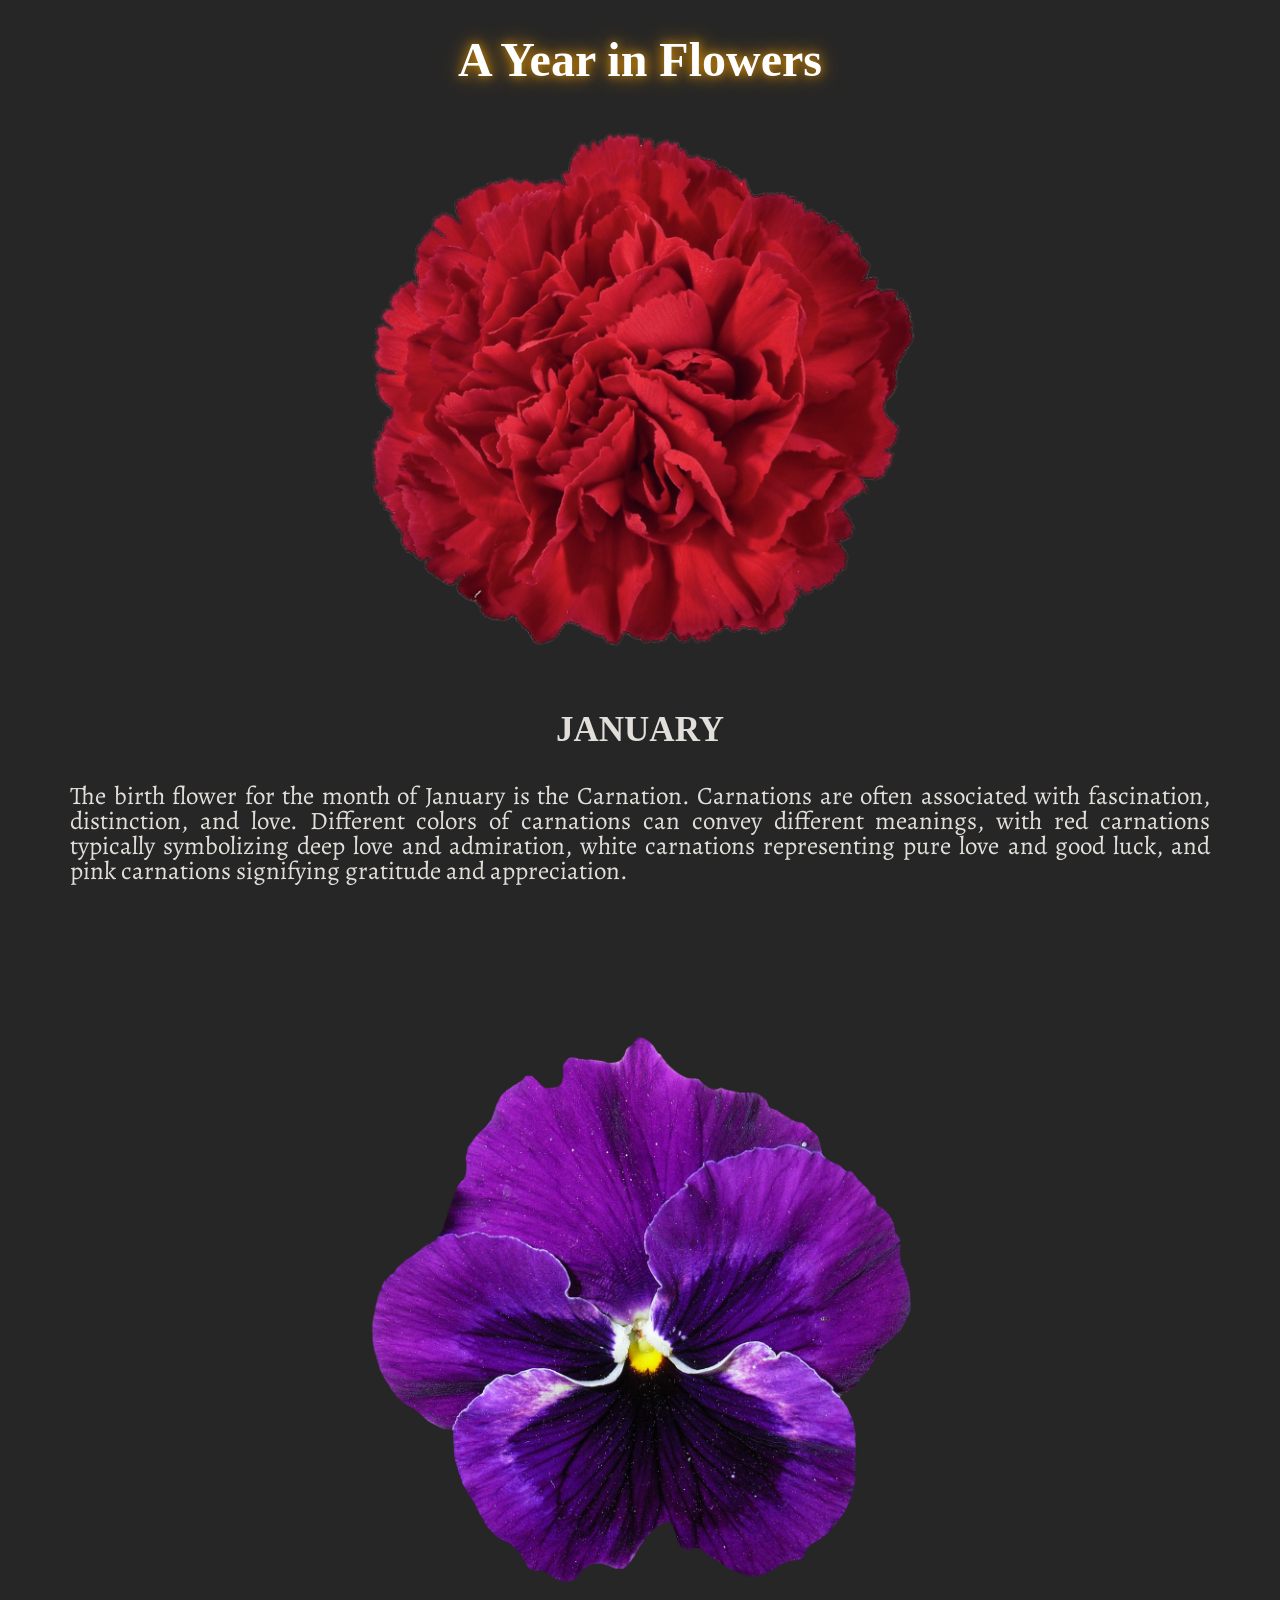
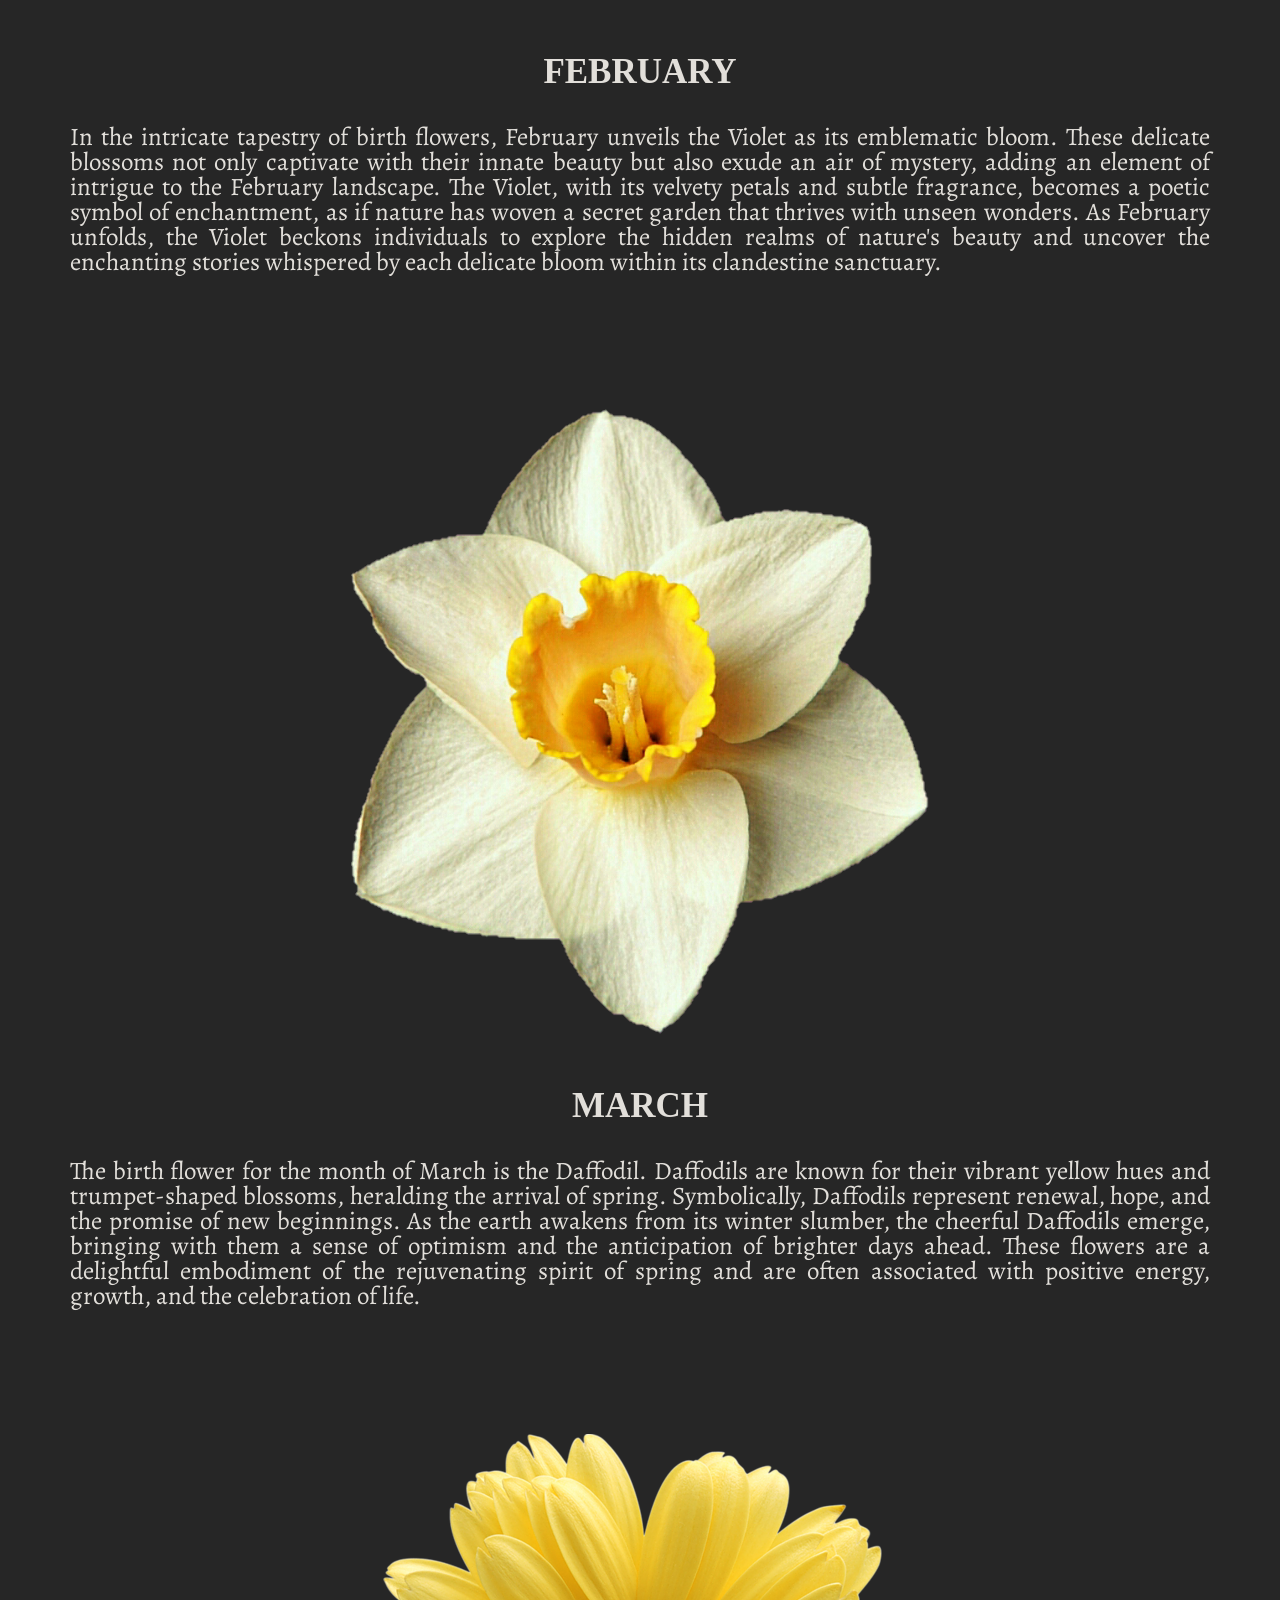
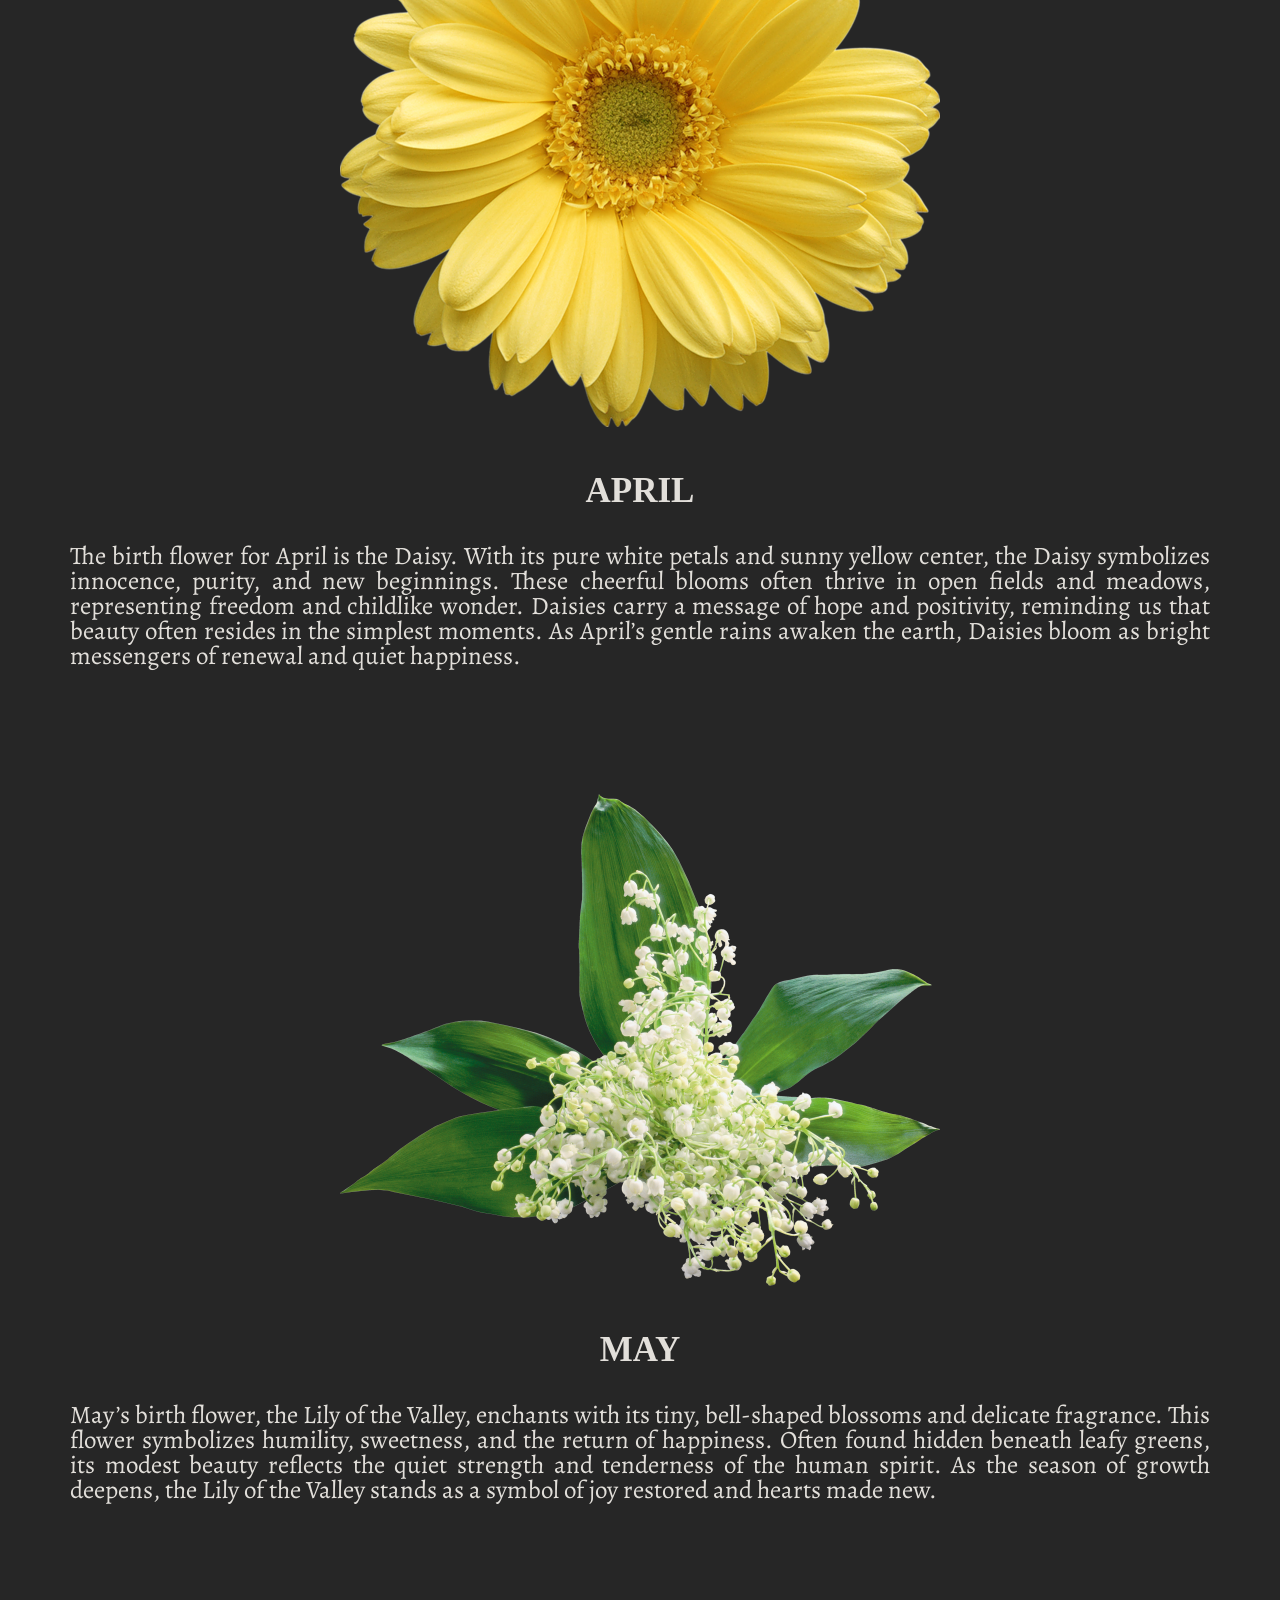
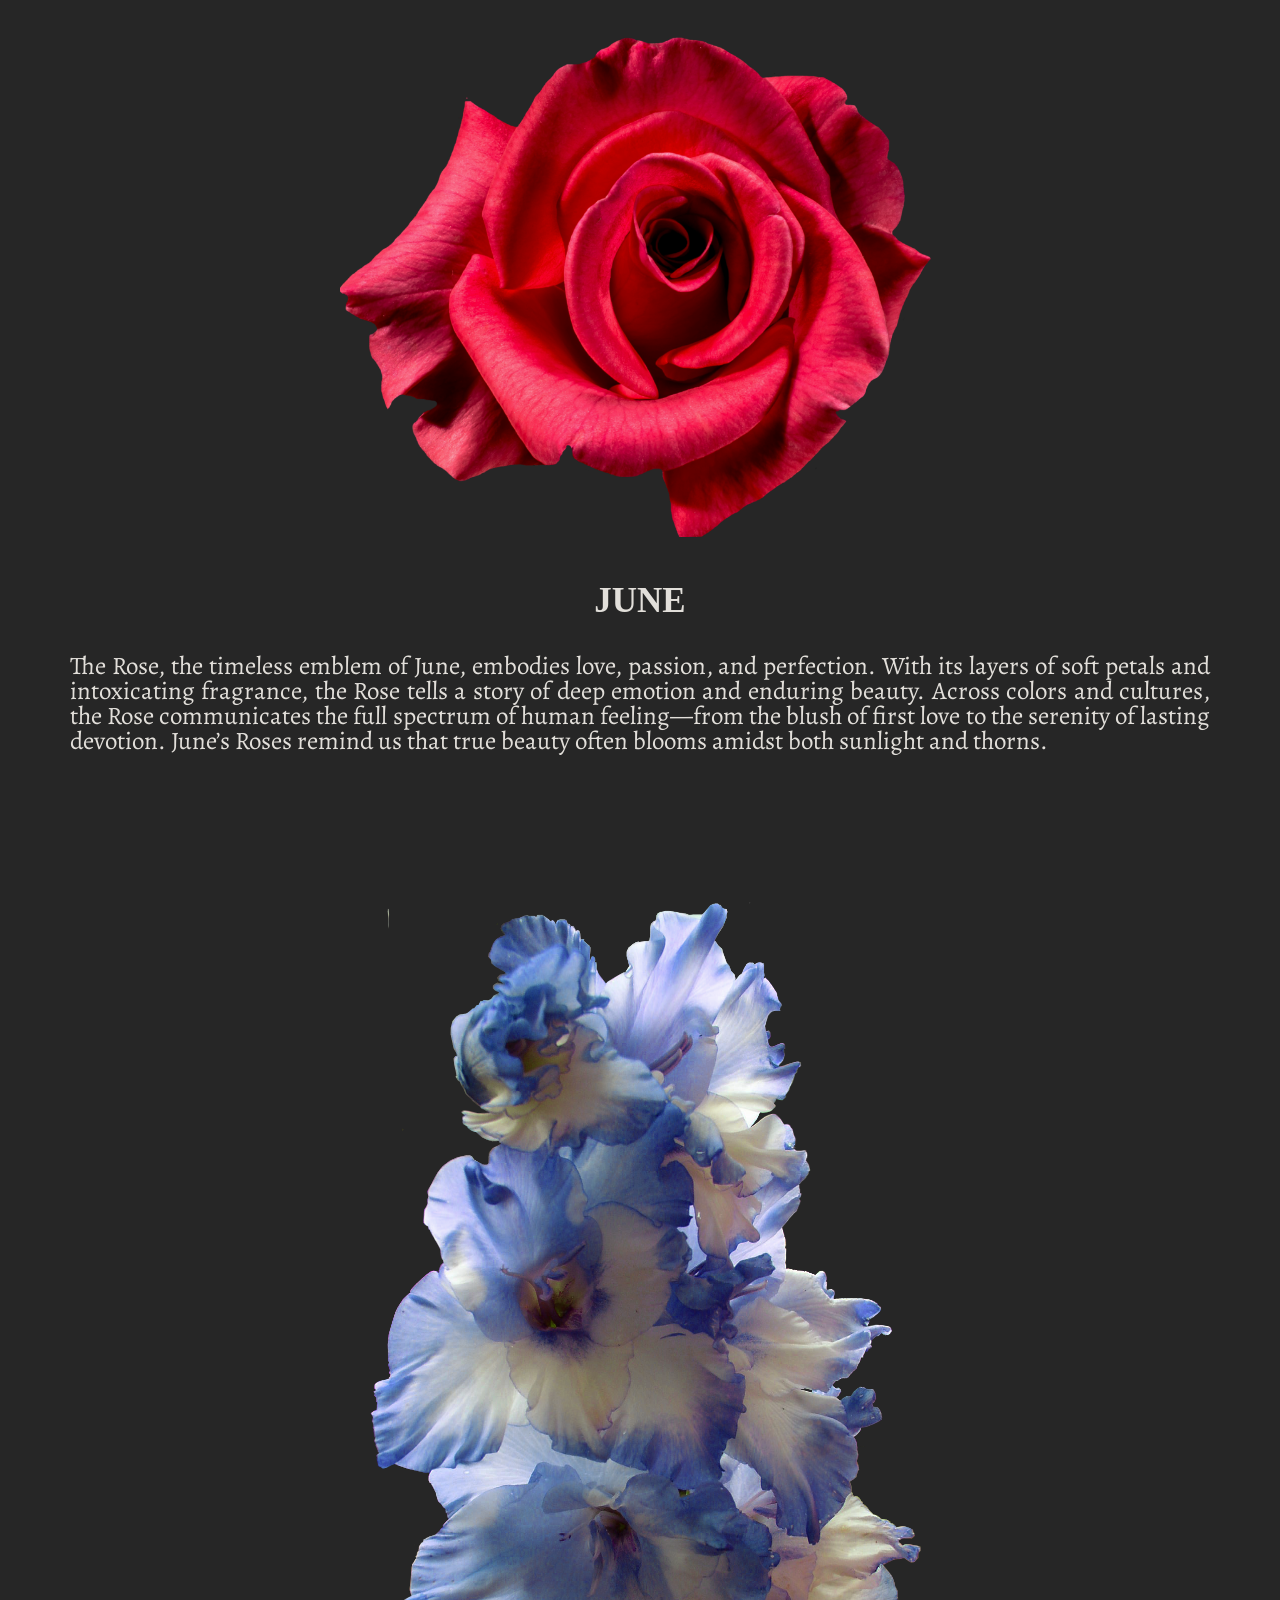
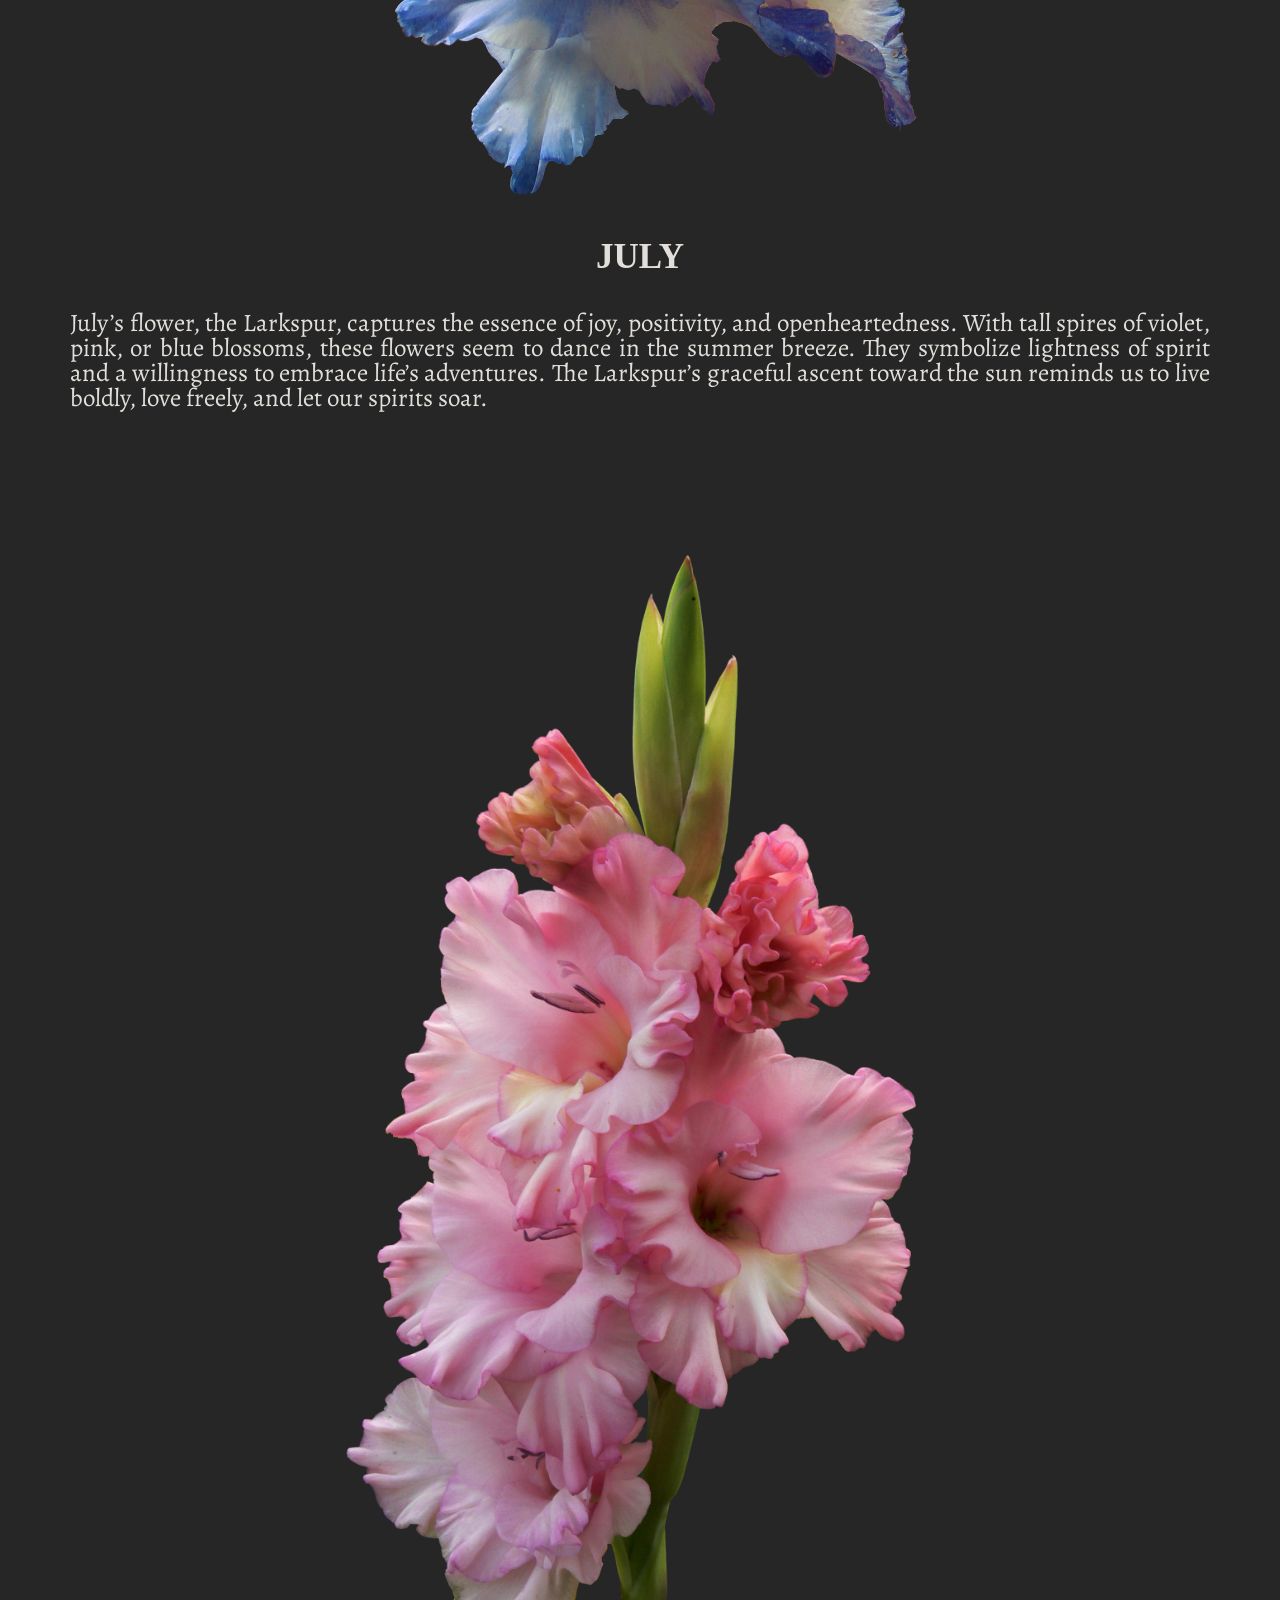
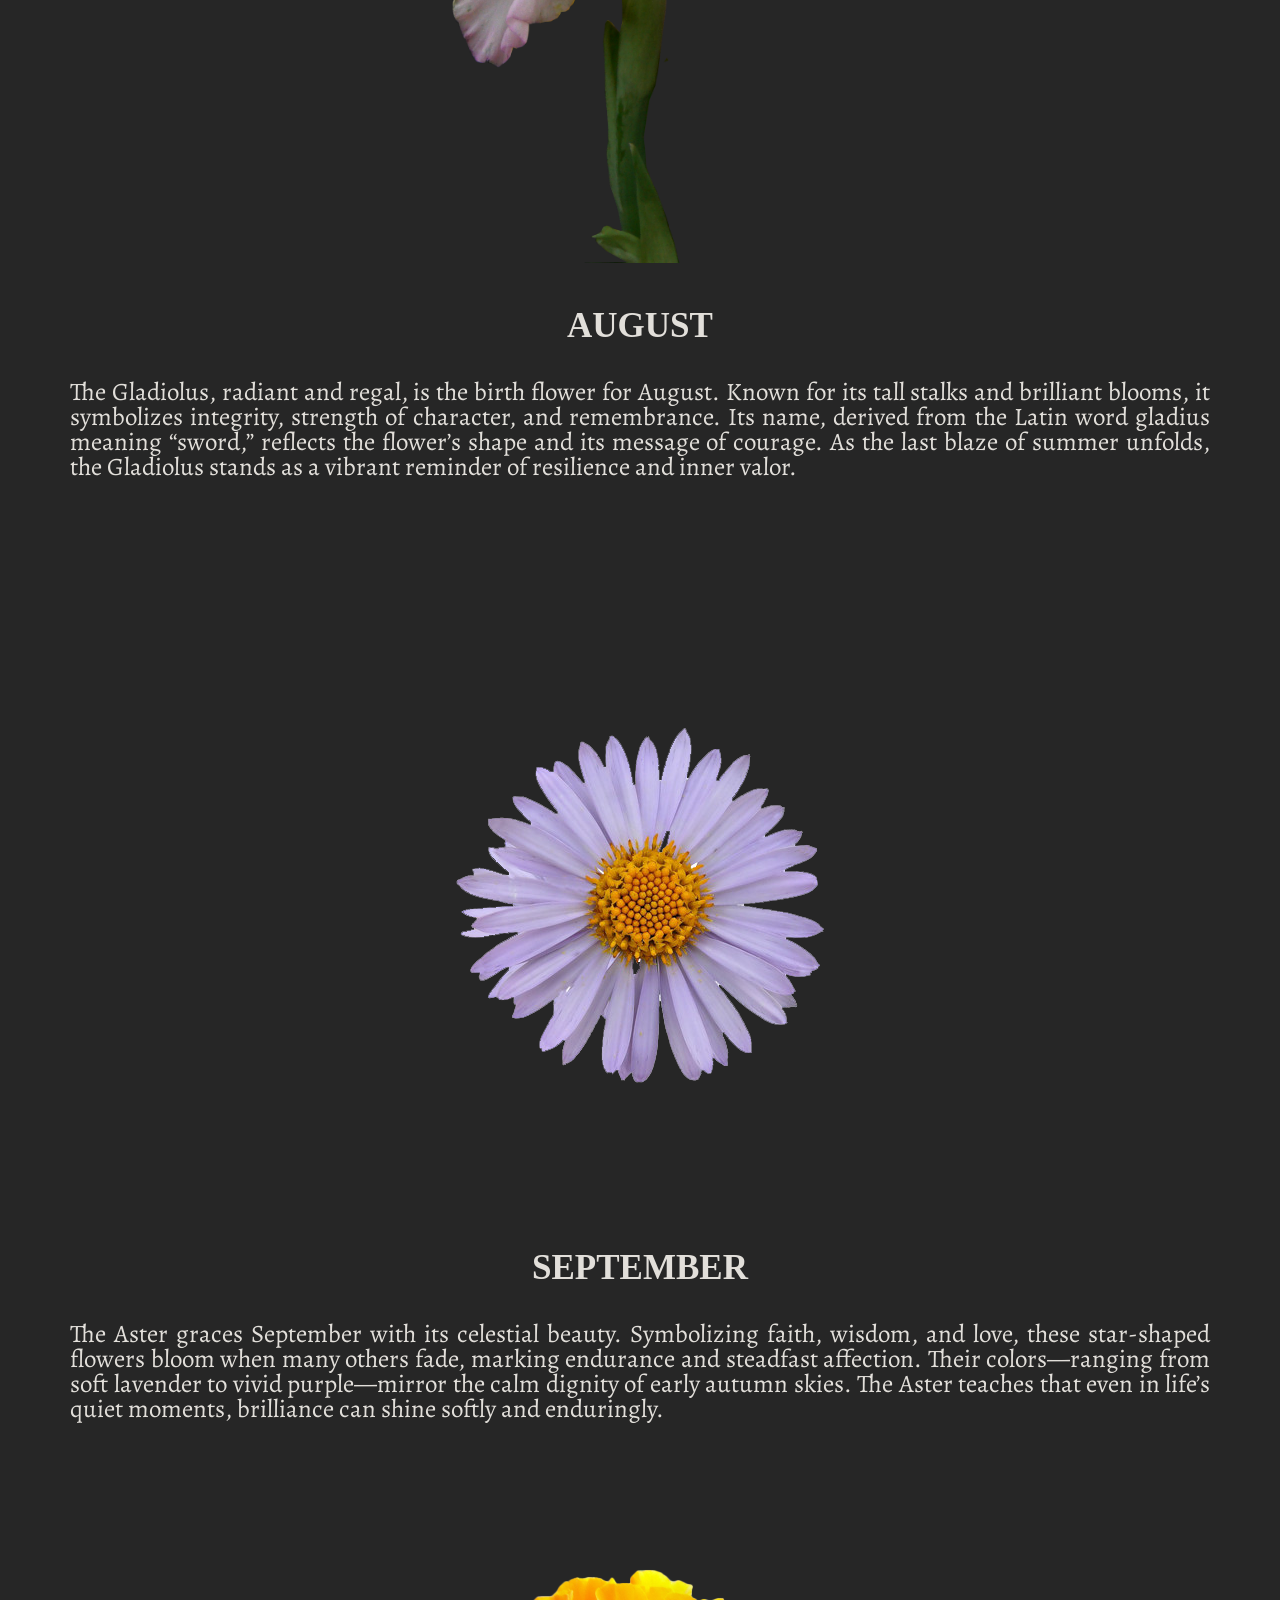
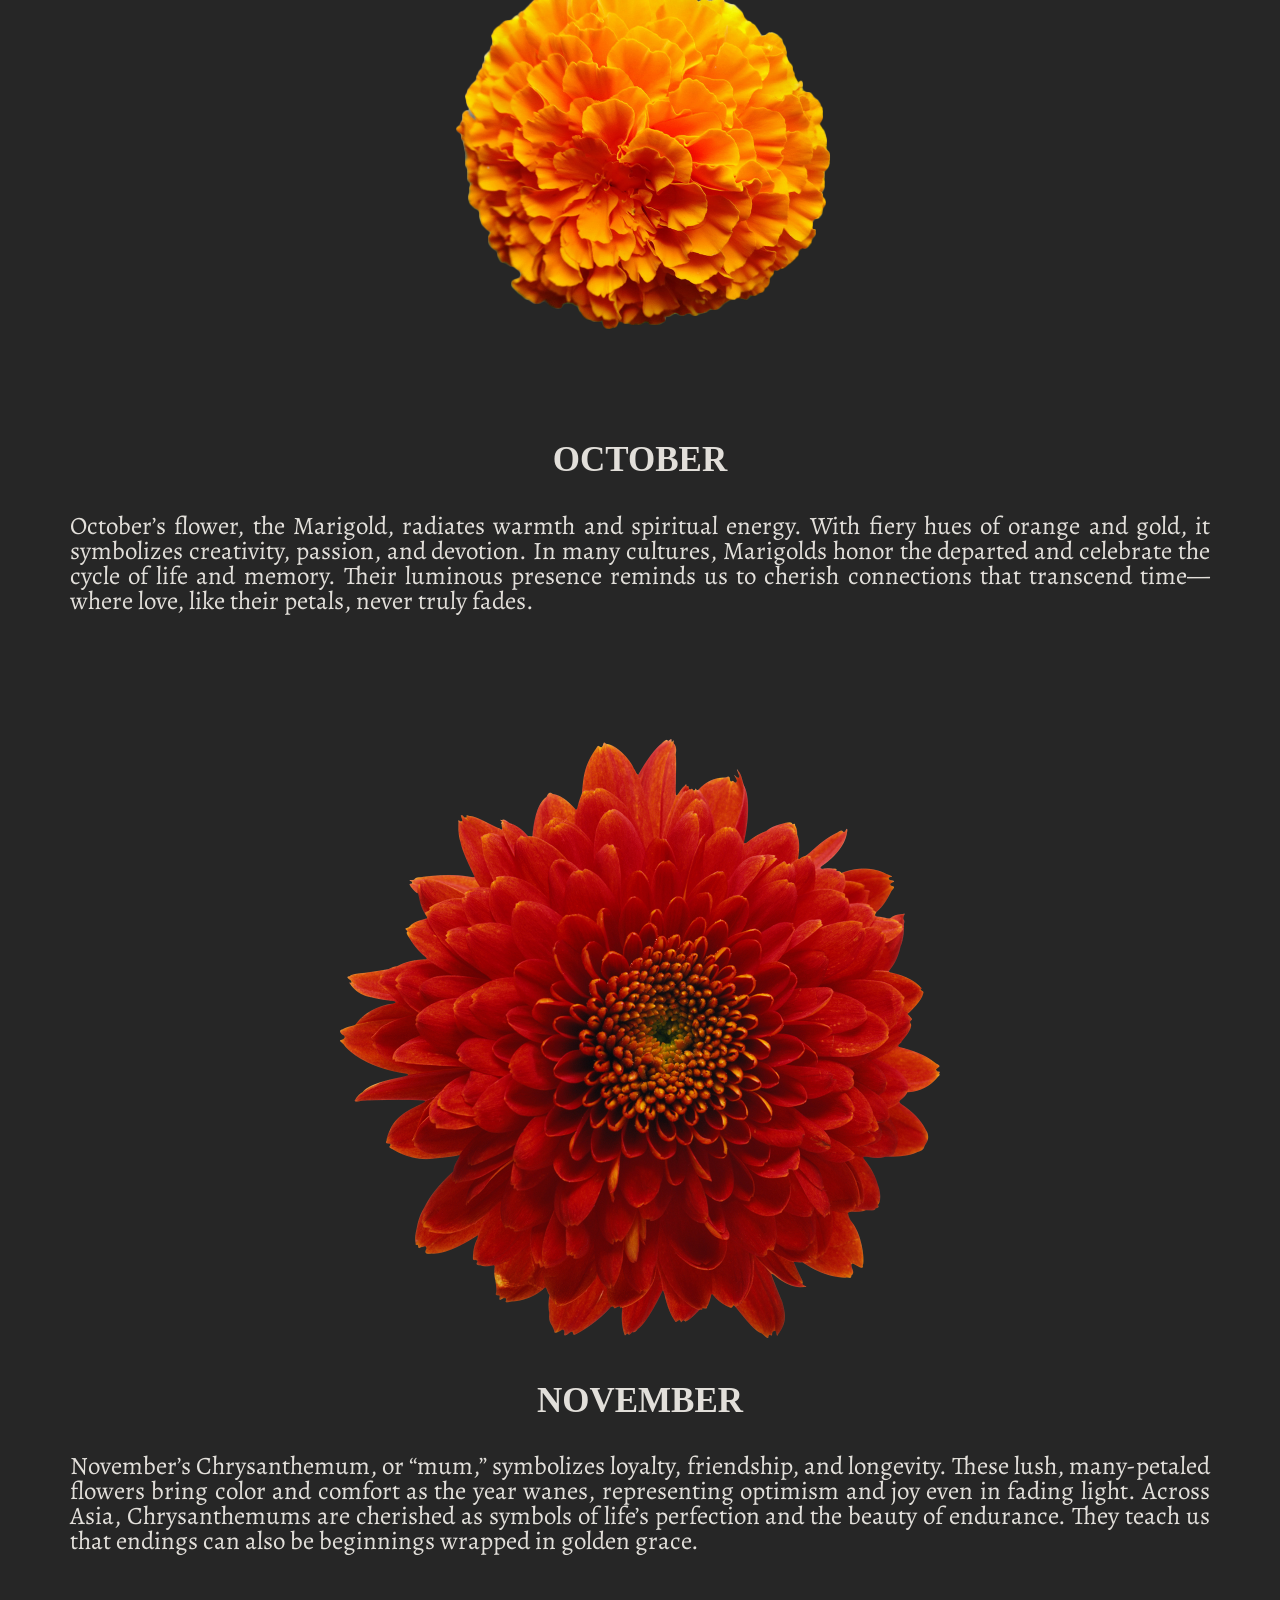
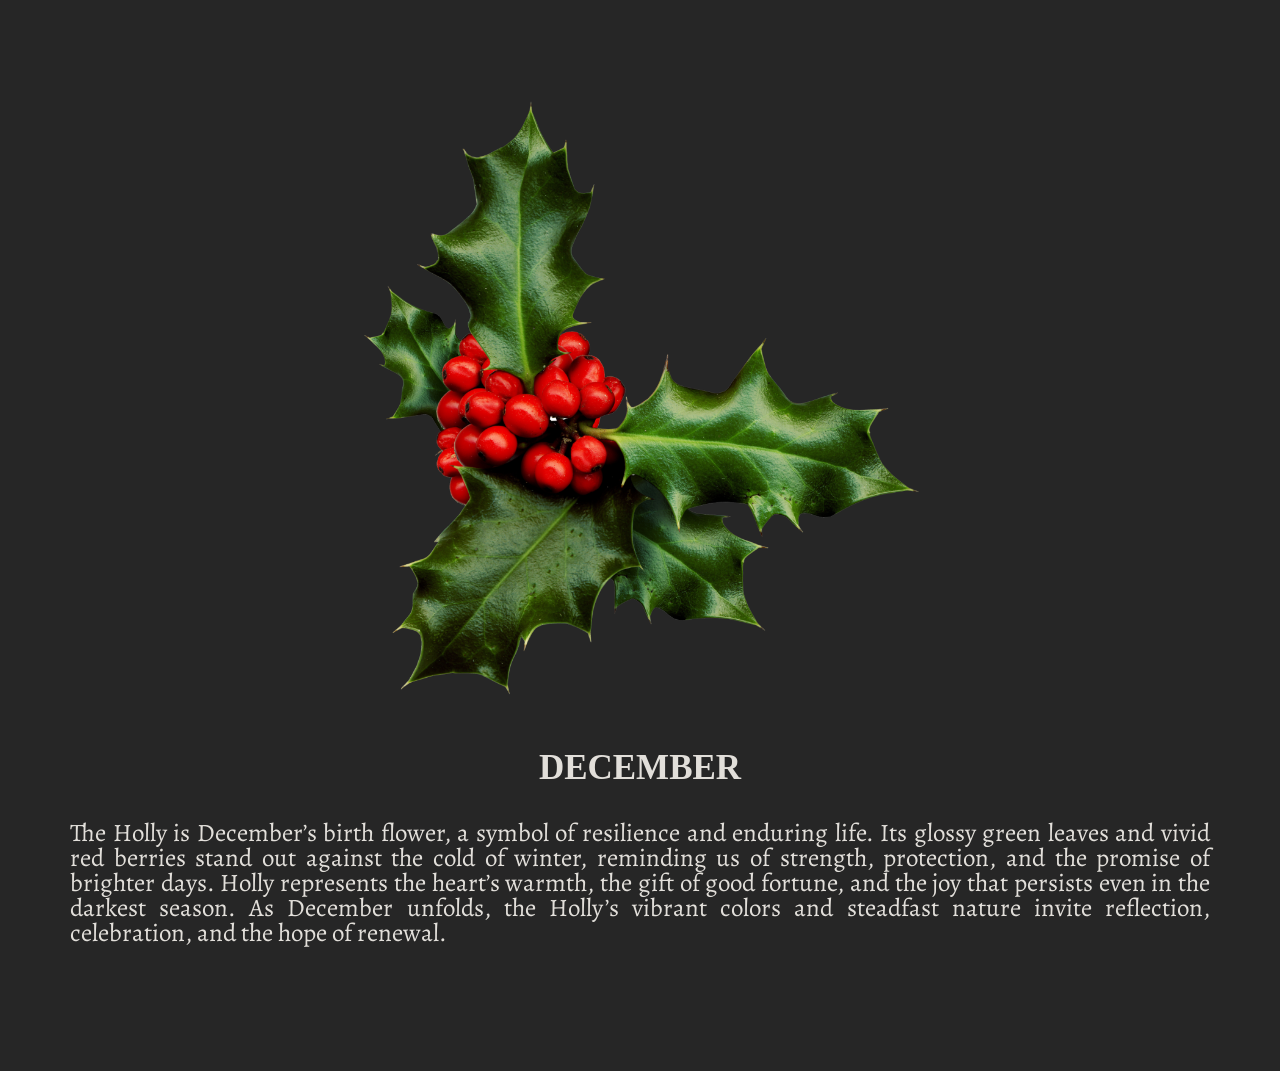
<file: index.html>
<!DOCTYPE html>
<html lang="en">
<head>
    <meta charset="UTF-8">
    <meta name="viewport" content="width=device-width, initial-scale=1.0">
    <link rel="stylesheet" href="flower.css">
    <link href="https://fonts.googleapis.com/css?family=Alegreya" rel="stylesheet">
    <title>Birth Month Flowers</title>
</head>

<body>
    <h1 class="site-title">A Year in Flowers</h1>
    <!-- JANUARY -->
    <div class="flower-container">
    <img class="image-edit" src="january.png" alt="January Birth flower - Carnation" id="flower-size">
        <div class="overlay overlay-blur">
            <h1>Carnation</h1>
            <p class="font-size-quote">"Carnations, with petals of passion and grace, whisper tales of love in nature's embrace."</p>   
        </div>
    </div>
    <h1 class="font-title">JANUARY</h1>
    <p class="font-description">The birth flower for the month of January is the Carnation. Carnations are often associated with fascination, distinction, and love. Different colors of carnations can convey different meanings, with red carnations typically symbolizing deep love and admiration, white carnations representing pure love and good luck, and pink carnations signifying gratitude and appreciation.
    </p>

    <!-- FEBRUARY -->
    <div class="flower-container">
        <img class="image-edit" src="february.png" alt="February Birth flower - Violet" id="flower-size">
        <div class="overlay overlay-blur">
            <h1>Violet</h1>
            <p class="font-size-quote">"Violets, with petals of beauty and mystery, tell stories of enchantment in nature's secret garden."</p>
        </div>
    </div>
    <h1 class="font-title">FEBRUARY</h1>
    <p class="font-description">In the intricate tapestry of birth flowers, February unveils the Violet as its emblematic bloom. These delicate blossoms not only captivate with their innate beauty but also exude an air of mystery, adding an element of intrigue to the February landscape. The Violet, with its velvety petals and subtle fragrance, becomes a poetic symbol of enchantment, as if nature has woven a secret garden that thrives with unseen wonders. As February unfolds, the Violet beckons individuals to explore the hidden realms of nature's beauty and uncover the enchanting stories whispered by each delicate bloom within its clandestine sanctuary.</p>

    <!-- MARCH -->
    <div class="flower-container">
        <img class="image-edit" src="march.png" alt="March Birth flower - Daffodil" id="flower-size">
        <div class="overlay overlay-blur">
            <h1>Daffodil</h1>
            <p class="font-size-quote">"Daffodils, a golden symphony in nature's orchestra, sing the song of renewal and the promise of brighter tomorrows."</p>
        </div>
    </div>
    <h1 class="font-title">MARCH</h1>
    <p class="font-description">The birth flower for the month of March is the Daffodil. Daffodils are known for their vibrant yellow hues and trumpet-shaped blossoms, heralding the arrival of spring. Symbolically, Daffodils represent renewal, hope, and the promise of new beginnings. As the earth awakens from its winter slumber, the cheerful Daffodils emerge, bringing with them a sense of optimism and the anticipation of brighter days ahead. These flowers are a delightful embodiment of the rejuvenating spirit of spring and are often associated with positive energy, growth, and the celebration of life.</p>

    <!-- APRIL -->
    <div class="flower-container">
        <img class="image-edit" src="april.png" alt="April Birth flower - Daisy" id="flower-size">
        <div class="overlay overlay-blur">
            <h1>Daisy</h1>
            <p class="font-size-quote">“Daisies, like whispers of morning light, remind the heart that joy is found in simplicity.”</p>
        </div>
    </div>
    <h1 class="font-title">APRIL</h1>
    <p class="font-description">The birth flower for April is the Daisy. With its pure white petals and sunny yellow center, the Daisy symbolizes innocence, purity, and new beginnings. These cheerful blooms often thrive in open fields and meadows, representing freedom and childlike wonder. Daisies carry a message of hope and positivity, reminding us that beauty often resides in the simplest moments. As April’s gentle rains awaken the earth, Daisies bloom as bright messengers of renewal and quiet happiness.</p>

    <!-- MAY -->
    <div class="flower-container">
        <img class="image-edit" src="may.png" alt="May Birth flower - Lily of the Valley" id="flower-size">
        <div class="overlay overlay-blur">
            <h1 class="lily">Lily of the Valley</h1>
            <p class="font-size-quote">“Lily of the Valley, bells of springtime grace, ring softly with the promise of sweetness reborn. The birth flower of my love, Monica”</p>
        </div>
    </div>
    <h1 class="font-title">MAY</h1>
    <p class="font-description">May’s birth flower, the Lily of the Valley, enchants with its tiny, bell-shaped blossoms and delicate fragrance. This flower symbolizes humility, sweetness, and the return of happiness. Often found hidden beneath leafy greens, its modest beauty reflects the quiet strength and tenderness of the human spirit. As the season of growth deepens, the Lily of the Valley stands as a symbol of joy restored and hearts made new.</p>

     <!-- JUNE -->
     <div class="flower-container">
        <img class="image-edit" src="june.png" alt="June Birth flower - Rose" id="flower-size">
        <div class="overlay overlay-blur">
            <h1>Rose</h1>
            <p class="font-size-quote">“Roses speak in the language of the soul—each petal a verse, each scent a memory.”</p>
        </div>
    </div>
    <h1 class="font-title">JUNE</h1>
    <p class="font-description">The Rose, the timeless emblem of June, embodies love, passion, and perfection. With its layers of soft petals and intoxicating fragrance, the Rose tells a story of deep emotion and enduring beauty. Across colors and cultures, the Rose communicates the full spectrum of human feeling—from the blush of first love to the serenity of lasting devotion. June’s Roses remind us that true beauty often blooms amidst both sunlight and thorns.</p>

    <!-- JUlY -->
    <div class="flower-container">
        <img class="image-edit" src="july.png" alt="July Birth flower - Larkspur" id="flower-size">
        <div class="overlay overlay-blur">
            <h1>Larkspur</h1>
            <p class="font-size-quote">“Larkspurs rise like laughter toward the sky, celebrating freedom in every bloom.”</p>
        </div>
    </div>
    <h1 class="font-title">JULY</h1>
    <p class="font-description">July’s flower, the Larkspur, captures the essence of joy, positivity, and openheartedness. With tall spires of violet, pink, or blue blossoms, these flowers seem to dance in the summer breeze. They symbolize lightness of spirit and a willingness to embrace life’s adventures. The Larkspur’s graceful ascent toward the sun reminds us to live boldly, love freely, and let our spirits soar.</p>

    <!-- AUGUST -->
    <div class="flower-container">
        <img class="image-edit" src="august.png" alt="August Birth flower - Gladiolus" id="flower-size">
        <div class="overlay overlay-blur">
            <h1>Gladiolus</h1>
            <p class="font-size-quote">“Gladiolus, the sword of flowers, stands tall as a testament to strength and unwavering heart.”</p>
        </div>
    </div>
    <h1 class="font-title">AUGUST</h1>
    <p class="font-description">The Gladiolus, radiant and regal, is the birth flower for August. Known for its tall stalks and brilliant blooms, it symbolizes integrity, strength of character, and remembrance. Its name, derived from the Latin word gladius meaning “sword,” reflects the flower’s shape and its message of courage. As the last blaze of summer unfolds, the Gladiolus stands as a vibrant reminder of resilience and inner valor.</p>

    <!-- SEPTEMBER -->
    <div class="flower-container">
        <img class="image-edit" src="september.png" alt="September Birth flower - Aster" id="flower-size">
        <div class="overlay overlay-blur">
            <h1>Aster</h1>
            <p class="font-size-quote">“Asters, like stars scattered across autumn fields, whisper of patience, wisdom, and eternal love.”</p>
        </div>
    </div>
    <h1 class="font-title">SEPTEMBER</h1>
    <p class="font-description">The Aster graces September with its celestial beauty. Symbolizing faith, wisdom, and love, these star-shaped flowers bloom when many others fade, marking endurance and steadfast affection. Their colors—ranging from soft lavender to vivid purple—mirror the calm dignity of early autumn skies. The Aster teaches that even in life’s quiet moments, brilliance can shine softly and enduringly.</p>

     <!-- OCTOBER -->
     <div class="flower-container">
        <img class="image-edit" src="october.png" alt="October Birth flower - Marigold" id="flower-size">
        <div class="overlay overlay-blur">
            <h1>Marigold</h1>
            <p class="font-size-quote">“Marigolds burn like golden suns of remembrance, lighting the path between past and present.”</p>
        </div>
    </div>
    <h1 class="font-title">OCTOBER</h1>
    <p class="font-description">October’s flower, the Marigold, radiates warmth and spiritual energy. With fiery hues of orange and gold, it symbolizes creativity, passion, and devotion. In many cultures, Marigolds honor the departed and celebrate the cycle of life and memory. Their luminous presence reminds us to cherish connections that transcend time—where love, like their petals, never truly fades.</p>

    <!-- NOVEMBER -->
    <div class="flower-container">
        <img class="image-edit" src="november.png" alt="November Birth flower - Chrysanthemums" id="flower-size">
        <div class="overlay overlay-blur">
            <h1>Chrysanthemum</h1>
            <p class="font-size-quote">“Chrysanthemums bloom with the wisdom of autumn—bright hearts defying the chill of change.”</p>
        </div>
    </div>
    <h1 class="font-title">NOVEMBER</h1>
    <p class="font-description">November’s Chrysanthemum, or “mum,” symbolizes loyalty, friendship, and longevity. These lush, many-petaled flowers bring color and comfort as the year wanes, representing optimism and joy even in fading light. Across Asia, Chrysanthemums are cherished as symbols of life’s perfection and the beauty of endurance. They teach us that endings can also be beginnings wrapped in golden grace.</p>

    <!-- DECEMBER -->
    <div class="flower-container">
        <img class="image-edit" src="december.png" alt="December Birth flower - Holly" id="flower-size">
        <div class="overlay overlay-blur">
            <h1>Holly</h1>
            <p class="font-size-quote">“Holly, with its fiery berries and evergreen leaves, whispers of hope and warmth in the heart of winter.”</p>
        </div>
    </div>
    <h1 class="font-title">DECEMBER</h1>
    <p class="font-description">The Holly is December’s birth flower, a symbol of resilience and enduring life. Its glossy green leaves and vivid red berries stand out against the cold of winter, reminding us of strength, protection, and the promise of brighter days. Holly represents the heart’s warmth, the gift of good fortune, and the joy that persists even in the darkest season. As December unfolds, the Holly’s vibrant colors and steadfast nature invite reflection, celebration, and the hope of renewal.</p>

    </body>
</html>
</file>
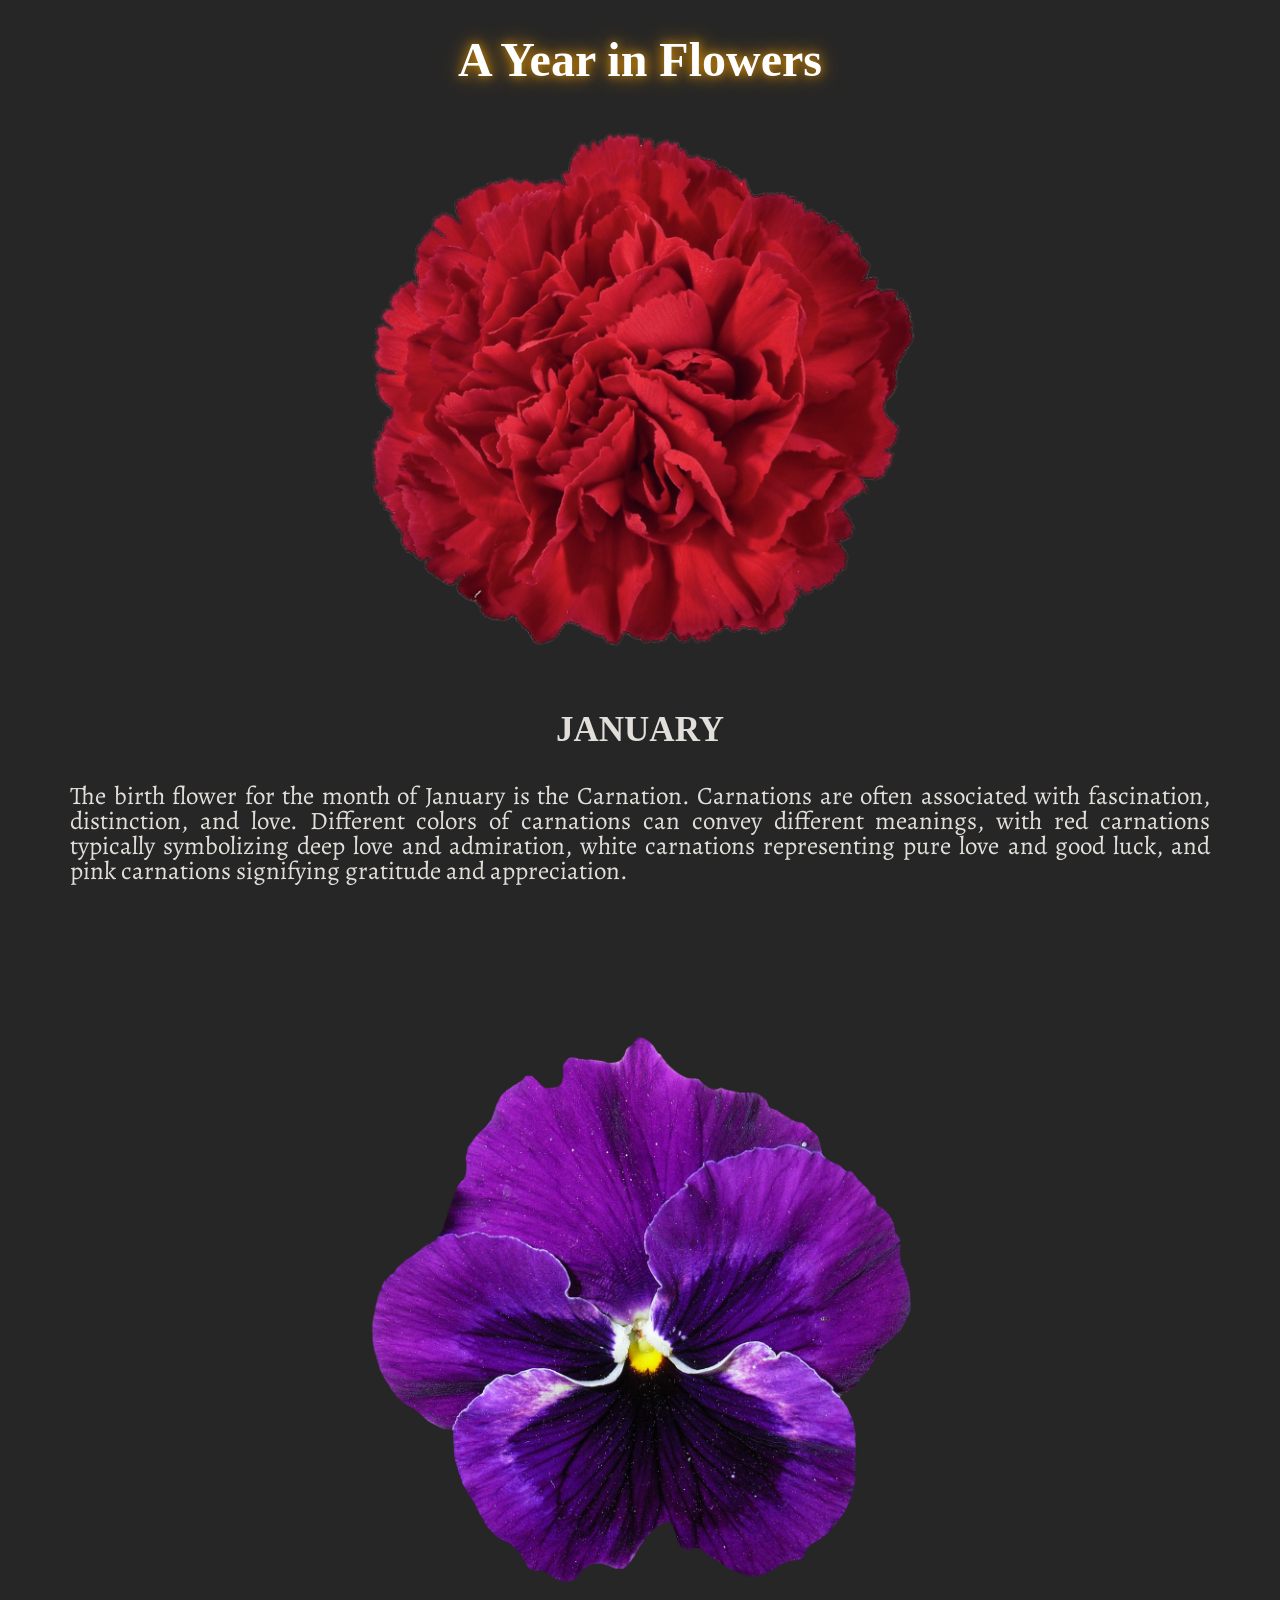
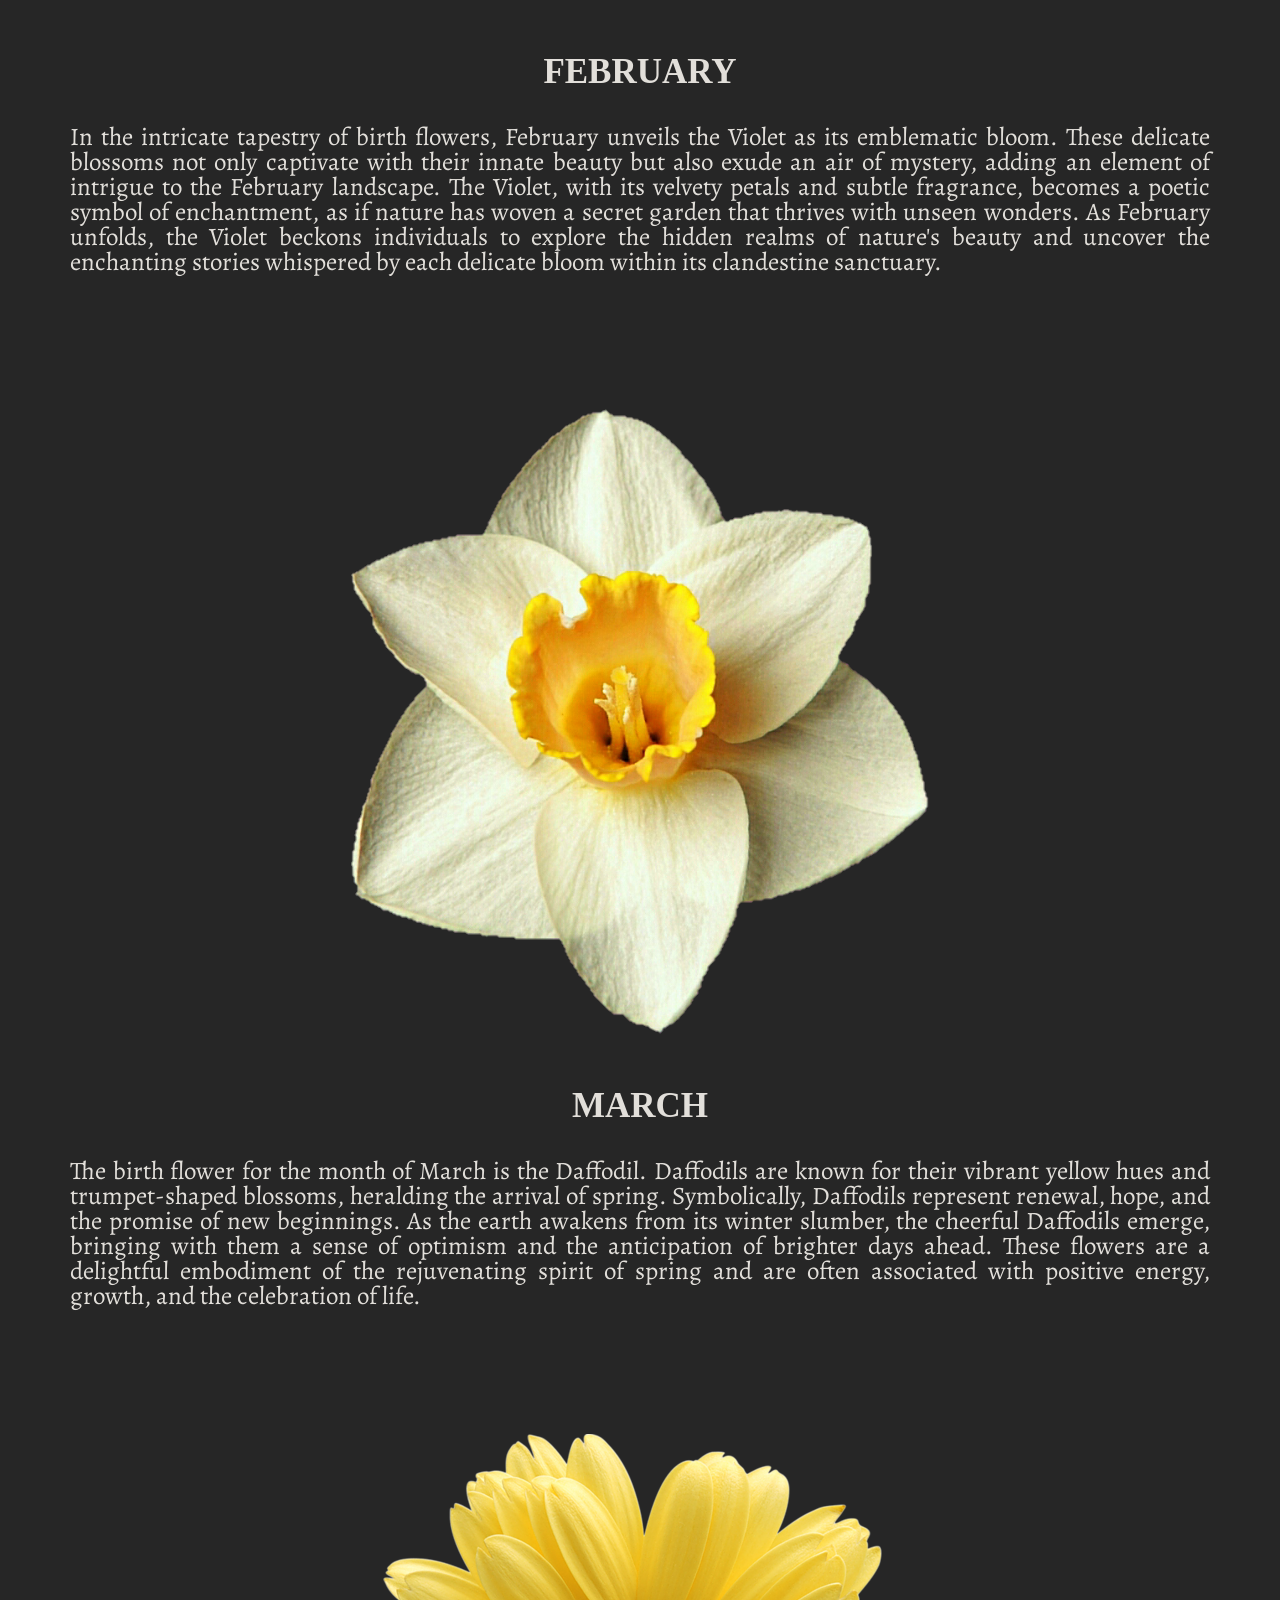
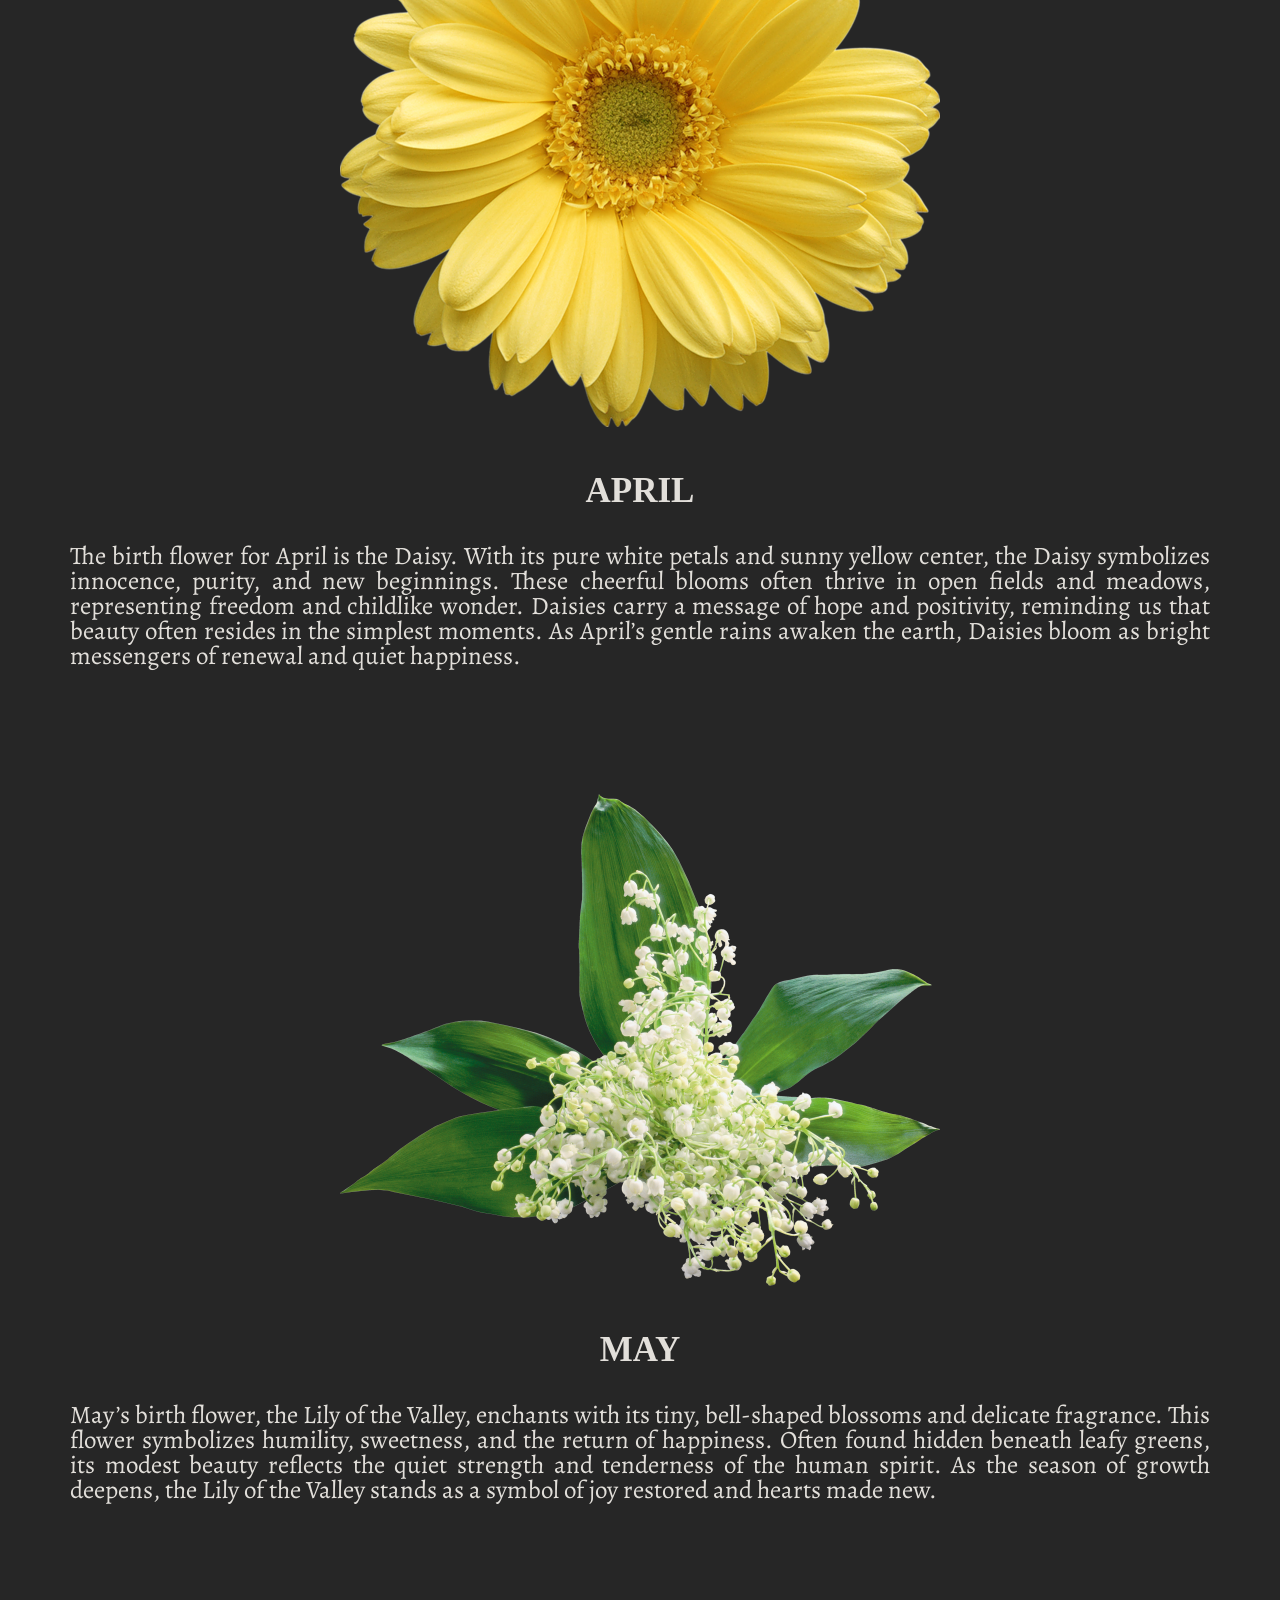
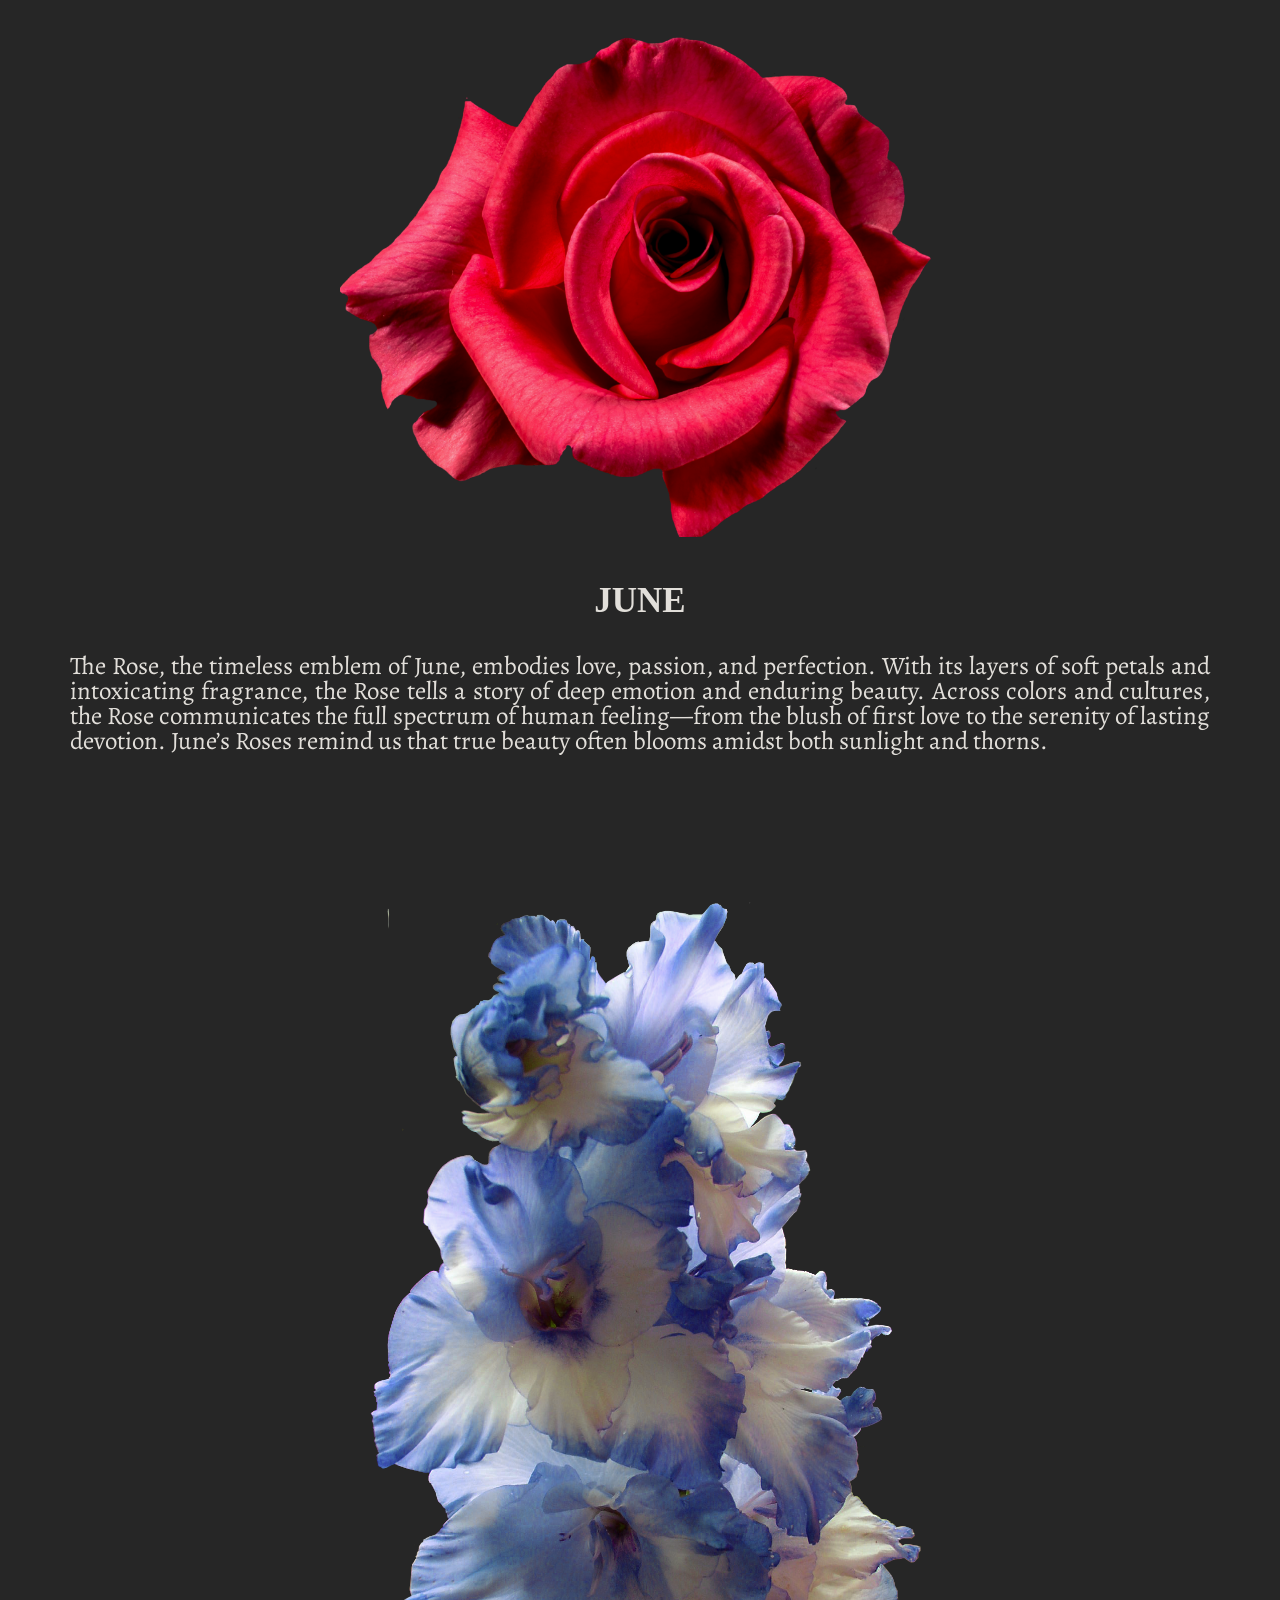
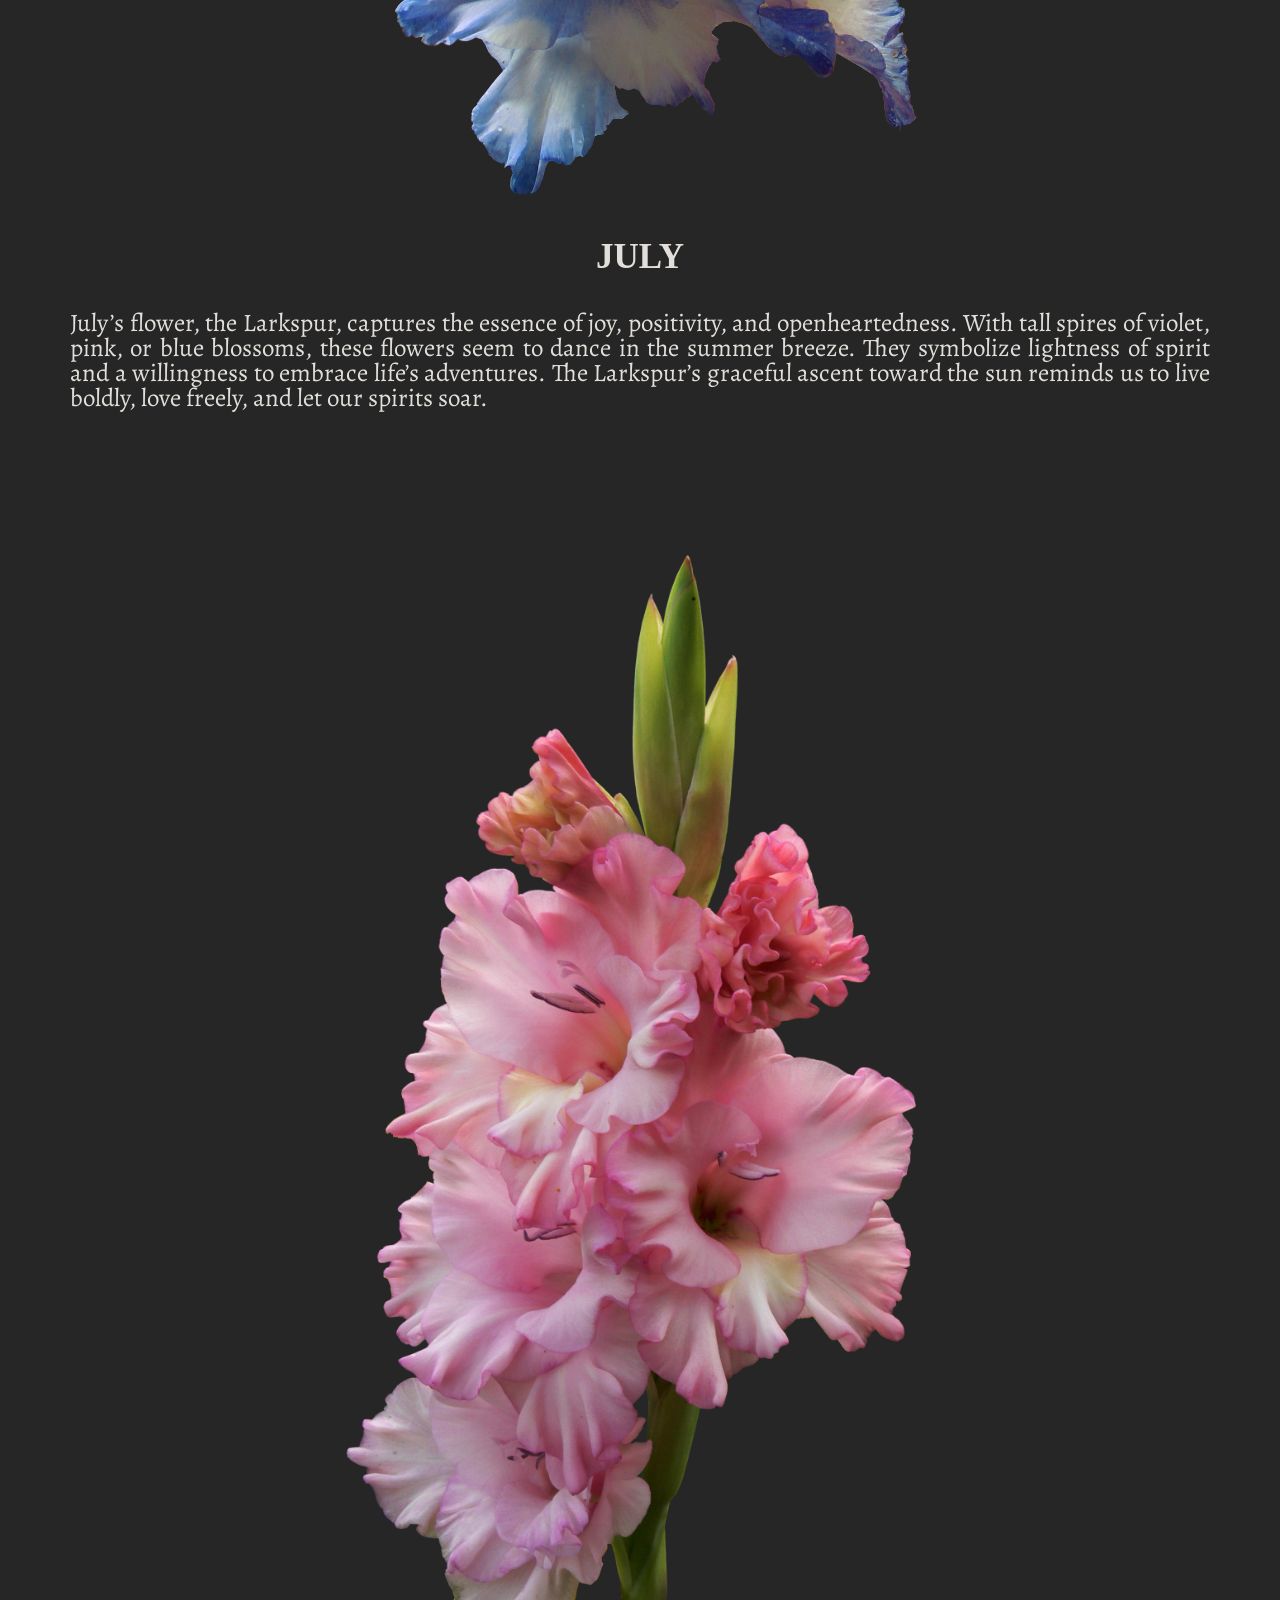
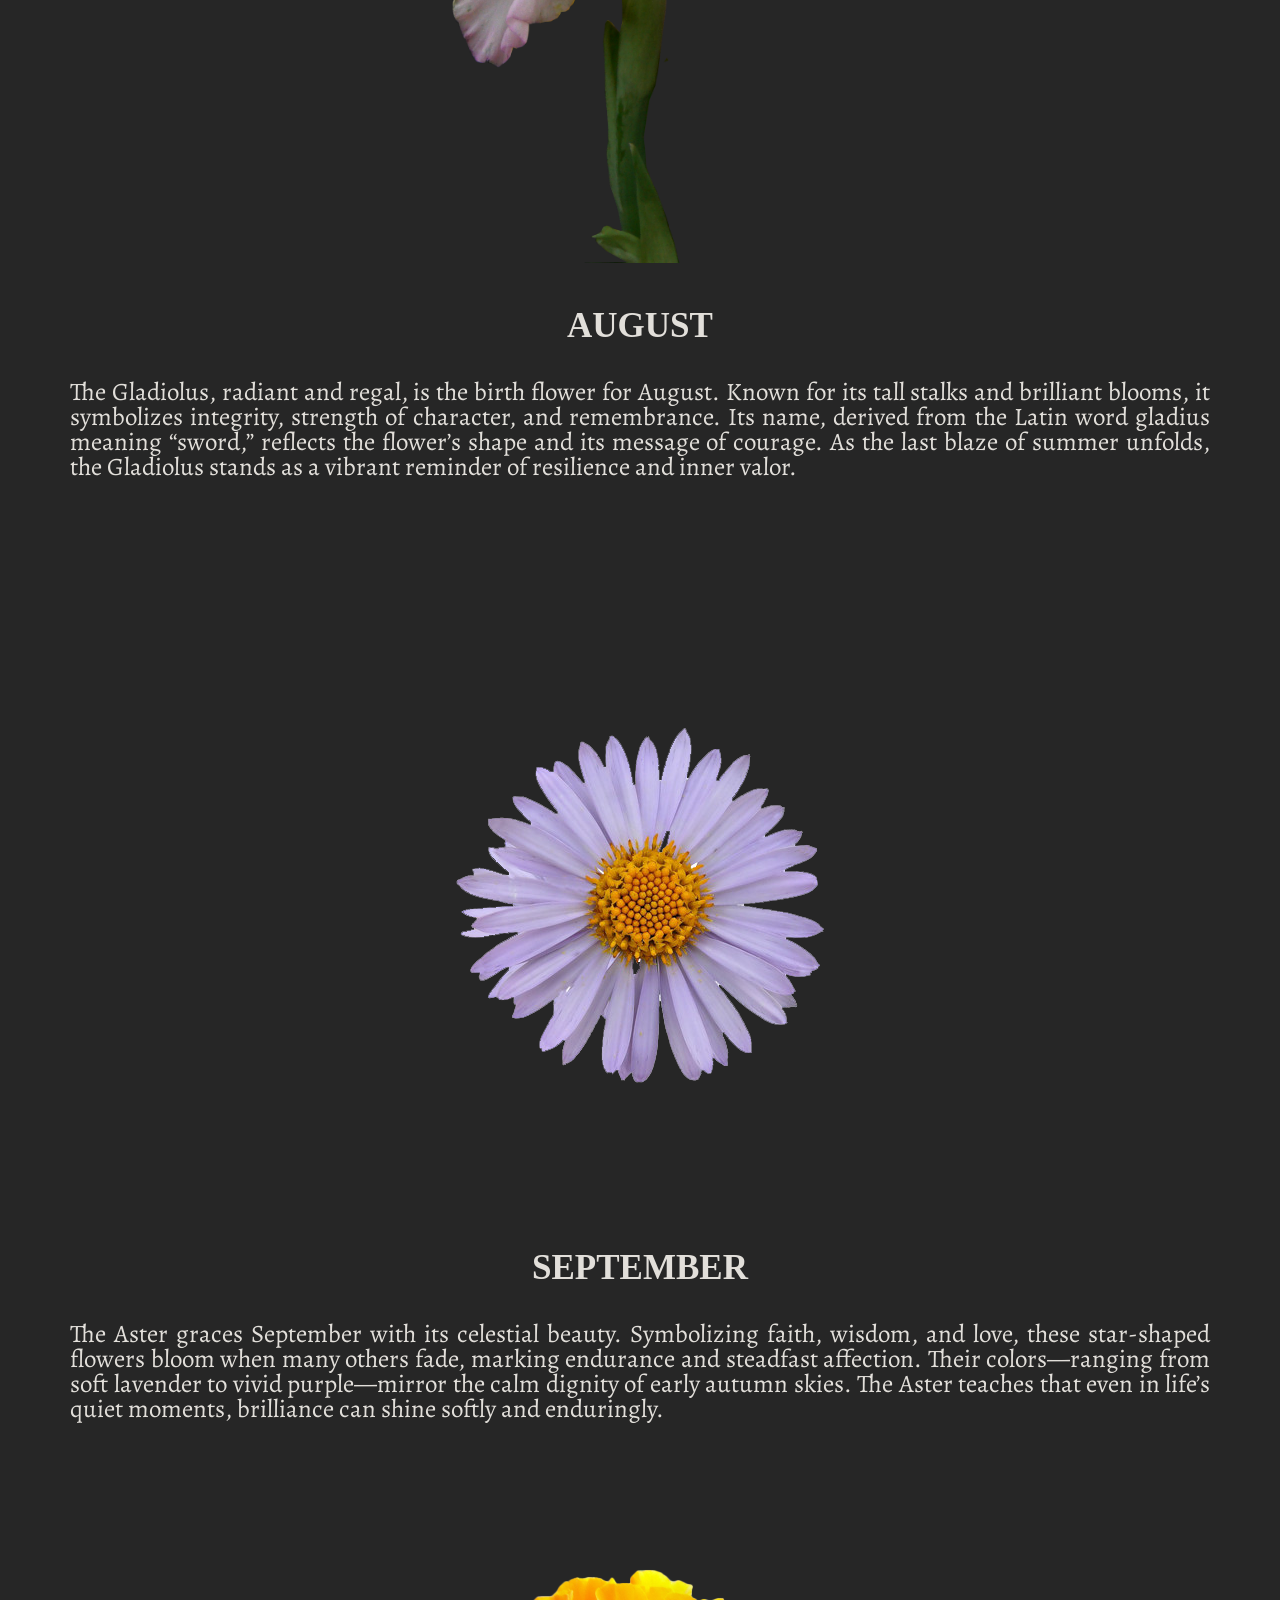
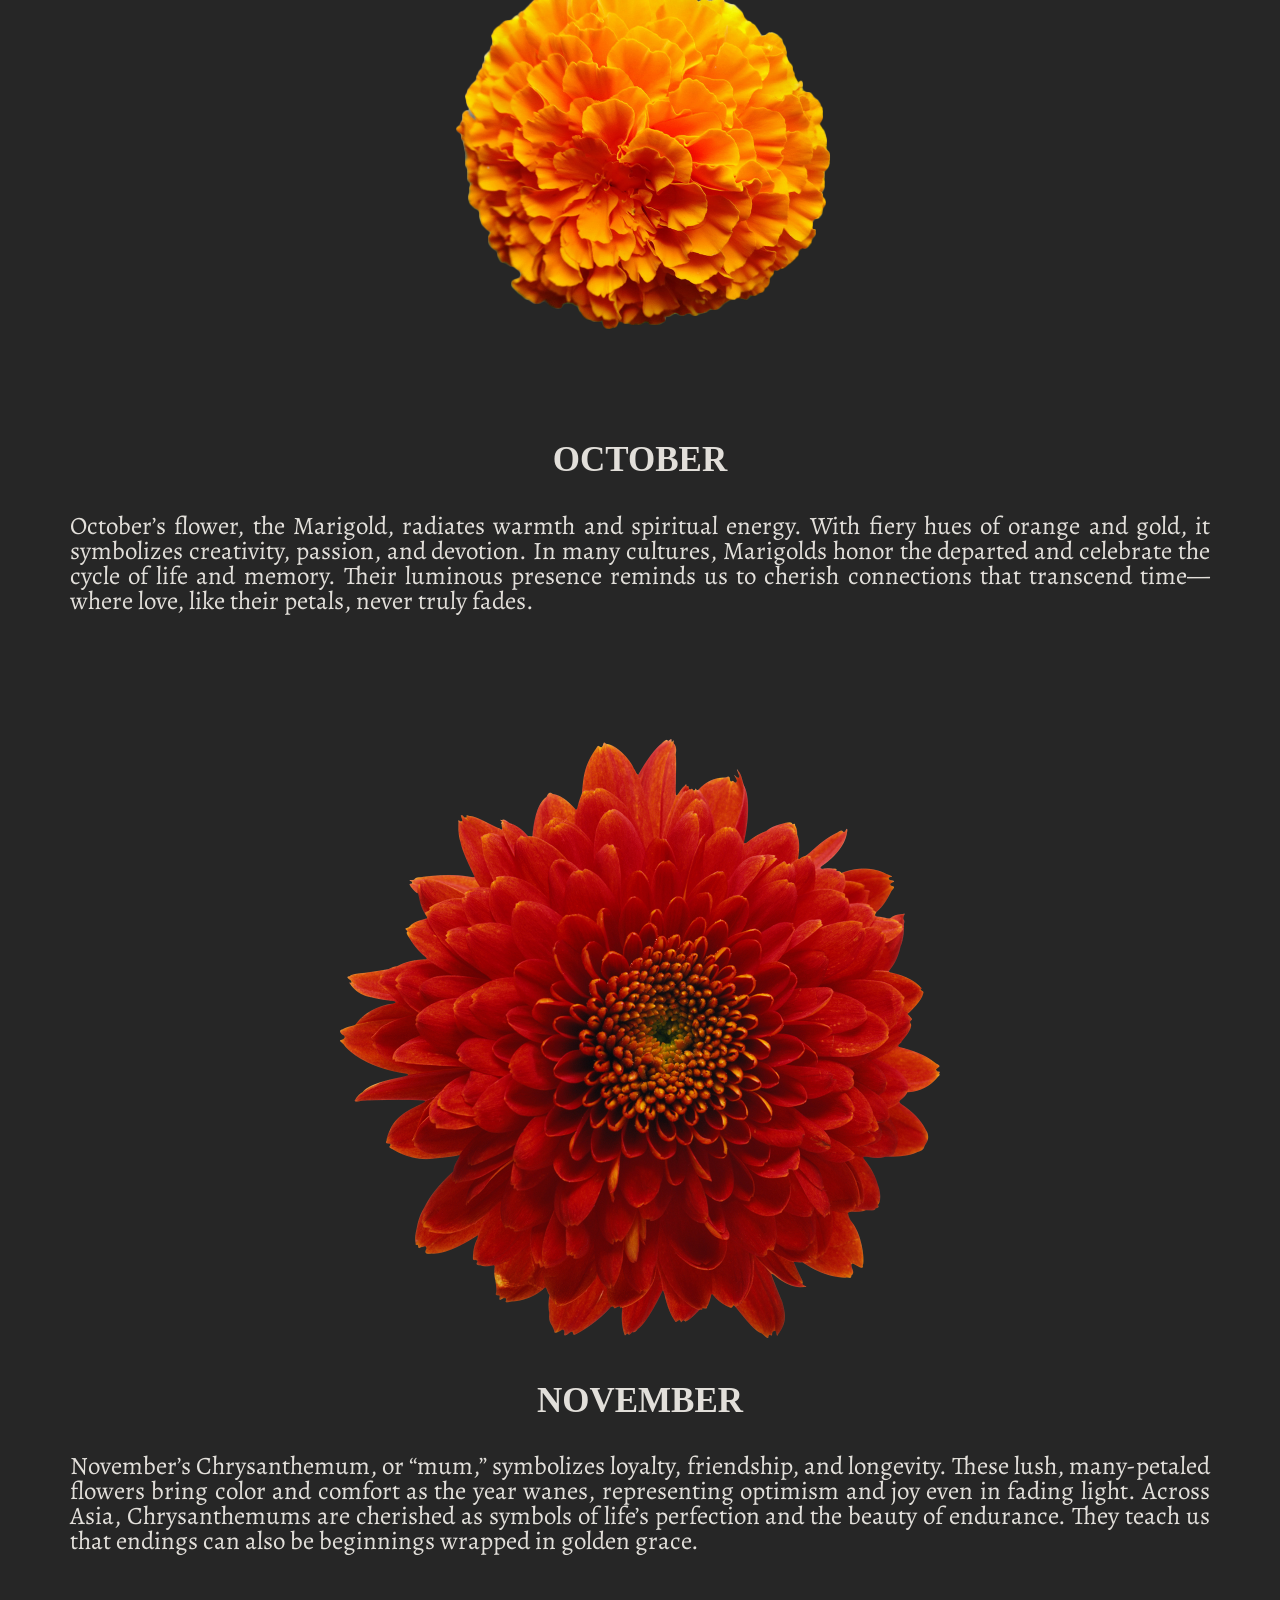
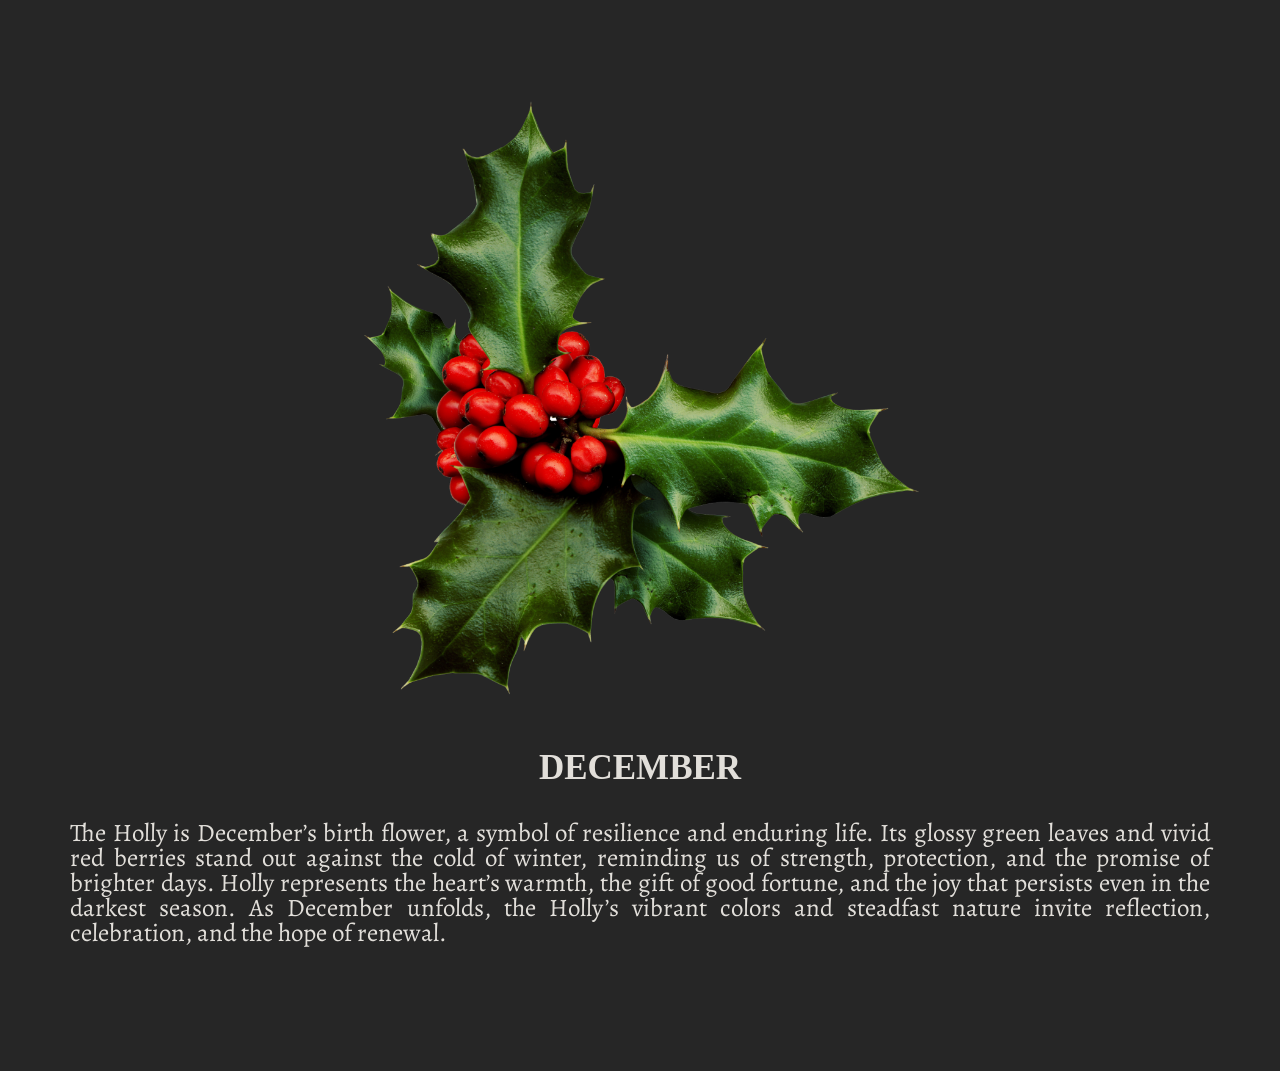
<file: flower.html>
<!DOCTYPE html>
<html lang="en">
<head>
    <meta charset="UTF-8">
    <meta name="viewport" content="width=device-width, initial-scale=1.0">
    <link rel="stylesheet" href="flower.css">
    <link href="https://fonts.googleapis.com/css?family=Alegreya" rel="stylesheet">
    <title>Birth Month Flowers</title>
</head>

<body>
    <h1 class="site-title">A Year in Flowers</h1>
    <!-- JANUARY -->
    <div class="flower-container">
    <img class="image-edit" src="january.png" alt="January Birth flower - Carnation" id="flower-size">
        <div class="overlay overlay-blur">
            <h1>Carnation</h1>
            <p class="font-size-quote">"Carnations, with petals of passion and grace, whisper tales of love in nature's embrace."</p>   
        </div>
    </div>
    <h1 class="font-title">JANUARY</h1>
    <p class="font-description">The birth flower for the month of January is the Carnation. Carnations are often associated with fascination, distinction, and love. Different colors of carnations can convey different meanings, with red carnations typically symbolizing deep love and admiration, white carnations representing pure love and good luck, and pink carnations signifying gratitude and appreciation.
    </p>

    <!-- FEBRUARY -->
    <div class="flower-container">
        <img class="image-edit" src="february.png" alt="February Birth flower - Violet" id="flower-size">
        <div class="overlay overlay-blur">
            <h1>Violet</h1>
            <p class="font-size-quote">"Violets, with petals of beauty and mystery, tell stories of enchantment in nature's secret garden."</p>
        </div>
    </div>
    <h1 class="font-title">FEBRUARY</h1>
    <p class="font-description">In the intricate tapestry of birth flowers, February unveils the Violet as its emblematic bloom. These delicate blossoms not only captivate with their innate beauty but also exude an air of mystery, adding an element of intrigue to the February landscape. The Violet, with its velvety petals and subtle fragrance, becomes a poetic symbol of enchantment, as if nature has woven a secret garden that thrives with unseen wonders. As February unfolds, the Violet beckons individuals to explore the hidden realms of nature's beauty and uncover the enchanting stories whispered by each delicate bloom within its clandestine sanctuary.</p>

    <!-- MARCH -->
    <div class="flower-container">
        <img class="image-edit" src="march.png" alt="March Birth flower - Daffodil" id="flower-size">
        <div class="overlay overlay-blur">
            <h1>Daffodil</h1>
            <p class="font-size-quote">"Daffodils, a golden symphony in nature's orchestra, sing the song of renewal and the promise of brighter tomorrows."</p>
        </div>
    </div>
    <h1 class="font-title">MARCH</h1>
    <p class="font-description">The birth flower for the month of March is the Daffodil. Daffodils are known for their vibrant yellow hues and trumpet-shaped blossoms, heralding the arrival of spring. Symbolically, Daffodils represent renewal, hope, and the promise of new beginnings. As the earth awakens from its winter slumber, the cheerful Daffodils emerge, bringing with them a sense of optimism and the anticipation of brighter days ahead. These flowers are a delightful embodiment of the rejuvenating spirit of spring and are often associated with positive energy, growth, and the celebration of life.</p>

    <!-- APRIL -->
    <div class="flower-container">
        <img class="image-edit" src="april.png" alt="April Birth flower - Daisy" id="flower-size">
        <div class="overlay overlay-blur">
            <h1>Daisy</h1>
            <p class="font-size-quote">“Daisies, like whispers of morning light, remind the heart that joy is found in simplicity.”</p>
        </div>
    </div>
    <h1 class="font-title">APRIL</h1>
    <p class="font-description">The birth flower for April is the Daisy. With its pure white petals and sunny yellow center, the Daisy symbolizes innocence, purity, and new beginnings. These cheerful blooms often thrive in open fields and meadows, representing freedom and childlike wonder. Daisies carry a message of hope and positivity, reminding us that beauty often resides in the simplest moments. As April’s gentle rains awaken the earth, Daisies bloom as bright messengers of renewal and quiet happiness.</p>

    <!-- MAY -->
    <div class="flower-container">
        <img class="image-edit" src="may.png" alt="May Birth flower - Lily of the Valley" id="flower-size">
        <div class="overlay overlay-blur">
            <h1>Daisy</h1>
            <p class="font-size-quote">“Lily of the Valley, bells of springtime grace, ring softly with the promise of sweetness reborn. The birth flower of my love, Monica”</p>
        </div>
    </div>
    <h1 class="font-title">MAY</h1>
    <p class="font-description">May’s birth flower, the Lily of the Valley, enchants with its tiny, bell-shaped blossoms and delicate fragrance. This flower symbolizes humility, sweetness, and the return of happiness. Often found hidden beneath leafy greens, its modest beauty reflects the quiet strength and tenderness of the human spirit. As the season of growth deepens, the Lily of the Valley stands as a symbol of joy restored and hearts made new.</p>

     <!-- JUNE -->
     <div class="flower-container">
        <img class="image-edit" src="june.png" alt="June Birth flower - Rose" id="flower-size">
        <div class="overlay overlay-blur">
            <h1>Rose</h1>
            <p class="font-size-quote">“Roses speak in the language of the soul—each petal a verse, each scent a memory.”</p>
        </div>
    </div>
    <h1 class="font-title">JUNE</h1>
    <p class="font-description">The Rose, the timeless emblem of June, embodies love, passion, and perfection. With its layers of soft petals and intoxicating fragrance, the Rose tells a story of deep emotion and enduring beauty. Across colors and cultures, the Rose communicates the full spectrum of human feeling—from the blush of first love to the serenity of lasting devotion. June’s Roses remind us that true beauty often blooms amidst both sunlight and thorns.</p>

    <!-- JUlY -->
    <div class="flower-container">
        <img class="image-edit" src="july.png" alt="July Birth flower - Larkspur" id="flower-size">
        <div class="overlay overlay-blur">
            <h1>Larkspur</h1>
            <p class="font-size-quote">“Larkspurs rise like laughter toward the sky, celebrating freedom in every bloom.”</p>
        </div>
    </div>
    <h1 class="font-title">JULY</h1>
    <p class="font-description">July’s flower, the Larkspur, captures the essence of joy, positivity, and openheartedness. With tall spires of violet, pink, or blue blossoms, these flowers seem to dance in the summer breeze. They symbolize lightness of spirit and a willingness to embrace life’s adventures. The Larkspur’s graceful ascent toward the sun reminds us to live boldly, love freely, and let our spirits soar.</p>

    <!-- AUGUST -->
    <div class="flower-container">
        <img class="image-edit" src="august.png" alt="August Birth flower - Gladiolus" id="flower-size">
        <div class="overlay overlay-blur">
            <h1>Gladiolus</h1>
            <p class="font-size-quote">“Gladiolus, the sword of flowers, stands tall as a testament to strength and unwavering heart.”</p>
        </div>
    </div>
    <h1 class="font-title">AUGUST</h1>
    <p class="font-description">The Gladiolus, radiant and regal, is the birth flower for August. Known for its tall stalks and brilliant blooms, it symbolizes integrity, strength of character, and remembrance. Its name, derived from the Latin word gladius meaning “sword,” reflects the flower’s shape and its message of courage. As the last blaze of summer unfolds, the Gladiolus stands as a vibrant reminder of resilience and inner valor.</p>

    <!-- SEPTEMBER -->
    <div class="flower-container">
        <img class="image-edit" src="september.png" alt="September Birth flower - Aster" id="flower-size">
        <div class="overlay overlay-blur">
            <h1>Aster</h1>
            <p class="font-size-quote">“Asters, like stars scattered across autumn fields, whisper of patience, wisdom, and eternal love.”</p>
        </div>
    </div>
    <h1 class="font-title">SEPTEMBER</h1>
    <p class="font-description">The Aster graces September with its celestial beauty. Symbolizing faith, wisdom, and love, these star-shaped flowers bloom when many others fade, marking endurance and steadfast affection. Their colors—ranging from soft lavender to vivid purple—mirror the calm dignity of early autumn skies. The Aster teaches that even in life’s quiet moments, brilliance can shine softly and enduringly.</p>

     <!-- OCTOBER -->
     <div class="flower-container">
        <img class="image-edit" src="october.png" alt="October Birth flower - Marigold" id="flower-size">
        <div class="overlay overlay-blur">
            <h1>Marigold</h1>
            <p class="font-size-quote">“Marigolds burn like golden suns of remembrance, lighting the path between past and present.”</p>
        </div>
    </div>
    <h1 class="font-title">OCTOBER</h1>
    <p class="font-description">October’s flower, the Marigold, radiates warmth and spiritual energy. With fiery hues of orange and gold, it symbolizes creativity, passion, and devotion. In many cultures, Marigolds honor the departed and celebrate the cycle of life and memory. Their luminous presence reminds us to cherish connections that transcend time—where love, like their petals, never truly fades.</p>

    <!-- NOVEMBER -->
    <div class="flower-container">
        <img class="image-edit" src="november.png" alt="November Birth flower - Chrysanthemums" id="flower-size">
        <div class="overlay overlay-blur">
            <h1>Chrysanthemum</h1>
            <p class="font-size-quote">“Chrysanthemums bloom with the wisdom of autumn—bright hearts defying the chill of change.”</p>
        </div>
    </div>
    <h1 class="font-title">NOVEMBER</h1>
    <p class="font-description">November’s Chrysanthemum, or “mum,” symbolizes loyalty, friendship, and longevity. These lush, many-petaled flowers bring color and comfort as the year wanes, representing optimism and joy even in fading light. Across Asia, Chrysanthemums are cherished as symbols of life’s perfection and the beauty of endurance. They teach us that endings can also be beginnings wrapped in golden grace.</p>

    <!-- DECEMBER -->
    <div class="flower-container">
        <img class="image-edit" src="december.png" alt="December Birth flower - Holly" id="flower-size">
        <div class="overlay overlay-blur">
            <h1>Holly</h1>
            <p class="font-size-quote">“Holly, with its fiery berries and evergreen leaves, whispers of hope and warmth in the heart of winter.”</p>
        </div>
    </div>
    <h1 class="font-title">DECEMBER</h1>
    <p class="font-description">The Holly is December’s birth flower, a symbol of resilience and enduring life. Its glossy green leaves and vivid red berries stand out against the cold of winter, reminding us of strength, protection, and the promise of brighter days. Holly represents the heart’s warmth, the gift of good fortune, and the joy that persists even in the darkest season. As December unfolds, the Holly’s vibrant colors and steadfast nature invite reflection, celebration, and the hope of renewal.</p>

    </body>
</html>
</file>
<file: flower.css>
body {
    background-color: rgb(38, 38, 38);
    color: rgb(226, 223, 218);
    display: flex;
    flex-direction: column; 
    align-items: center;
    justify-content: center;
    min-height: 100vh; 
    margin: 0; 
}

.font-description {
    font-family: 'alegreya';
    font-size: 25px;
    line-height: 25px;
    text-align: justify;
    padding-left: 70px;
    padding-right: 70px;
    margin-top: 10px;
    position: relative;
    padding-bottom: 100px;
}

/* Mobile-first responsive adjustments */
@media (max-width: 768px) {
    .font-description {
        font-size: 18px;
        line-height: 1.4;
        padding-left: 20px;
        padding-right: 20px;
        padding-bottom: 50px;
        text-align: left; /* Better for mobile reading than justify */
    }
    
    .flower-container {
        width: 90%; /* Use percentage instead of fixed width */
        max-width: 600px; /* But don't exceed original size */
        margin-bottom: 15px;
    }
    
    .overlay {
        font-size: 30px; /* Smaller font for overlay text */
        border-radius: 50px; /* Slightly smaller border radius */
    }
    
    .font-size-quote {
        font-size: 20px;
        padding-left: 15px;
        padding-right: 15px;
    }
    
    .font-title {
        font-size: 25px;
    }
    
    .site-title {
        font-size: 2rem; /* Smaller title on mobile */
    }
}

/* Extra small devices */
@media (max-width: 480px) {
    .font-description {
        font-size: 16px;
        padding-left: 15px;
        padding-right: 15px;
        line-height: 1.5;
    }
    
    .overlay {
        font-size: 24px;
        border-radius: 30px;
    }
    
    .font-size-quote {
        font-size: 18px;
    }
    
    .font-title {
        font-size: 22px;
    }
    
    .site-title {
        font-size: 1.8rem;
        padding: 0 10px;
    }
}

/* Original styles for larger screens */
.flower-container {
    position: relative;
    width: 600px;
    margin-bottom: 20px; 
}

.image-edit {
    display: block;
    width: 100%; 
}

.overlay {
    position: absolute;
    top: 0;
    left: 0;
    width: 100%;
    height: 100%;
    border-radius: 100px;
    display: flex;
    flex-direction: column;
    align-items: center;
    font-size: 50px;
    justify-content: center;
    background-color: rgb(0, 0, 0, 0.6);
    opacity: 0;
    transition: opacity 1s;
}

.overlay-blur {
    backdrop-filter: blur(5px);
}

.overlay > * {
    transform: translateY(20px);
    transition: transform 1s;
}

.overlay:hover {
    opacity: 1;
}

.overlay:hover > * {
    transform: translateY(0);
}

@import url(https://fonts.googleapis.com/css?family=Open+Sans:400italic);

.font-size-quote {
    font-family: Open Sans;
    font-style: italic;
    font-size: 30px;
    text-align: center;
    padding-left: 10px;
    padding-right: 10px;
}

.font-title {
 font-size: 35px;   
}

.font-title:hover {
    text-shadow: 0 0 10px rgba(255, 165, 0, 0.8); 
}

.font-title:not(:hover) {
    transition: text-shadow 1s; 
}

.flower-container:hover .overlay {
    border: 2px solid white; 
    box-shadow: 0 0 10px rgba(255, 165, 0, 0.8); 
}

.flower-container:not(:hover) .overlay {
    transition: border 1s, box-shadow 1s; 
}

.site-title {
    font-family: "Playfair Display", serif;
    font-size: 3rem;
    text-align: center;
    color: white;
    text-shadow:
      0 0 10px rgba(255, 165, 0, 0.6),
      0 0 20px rgba(255, 165, 0, 0.8);
    animation: glow 2s ease-in-out infinite alternate;
}
  
@keyframes glow {
    from {
      text-shadow: 0 0 10px rgba(255, 165, 0, 0.5);
    }
    to {
      text-shadow: 0 0 20px rgba(255, 165, 0, 0.9);
    }
}
.lily{
    text-align: center;
     font-size: 70px;
  }
</file>
